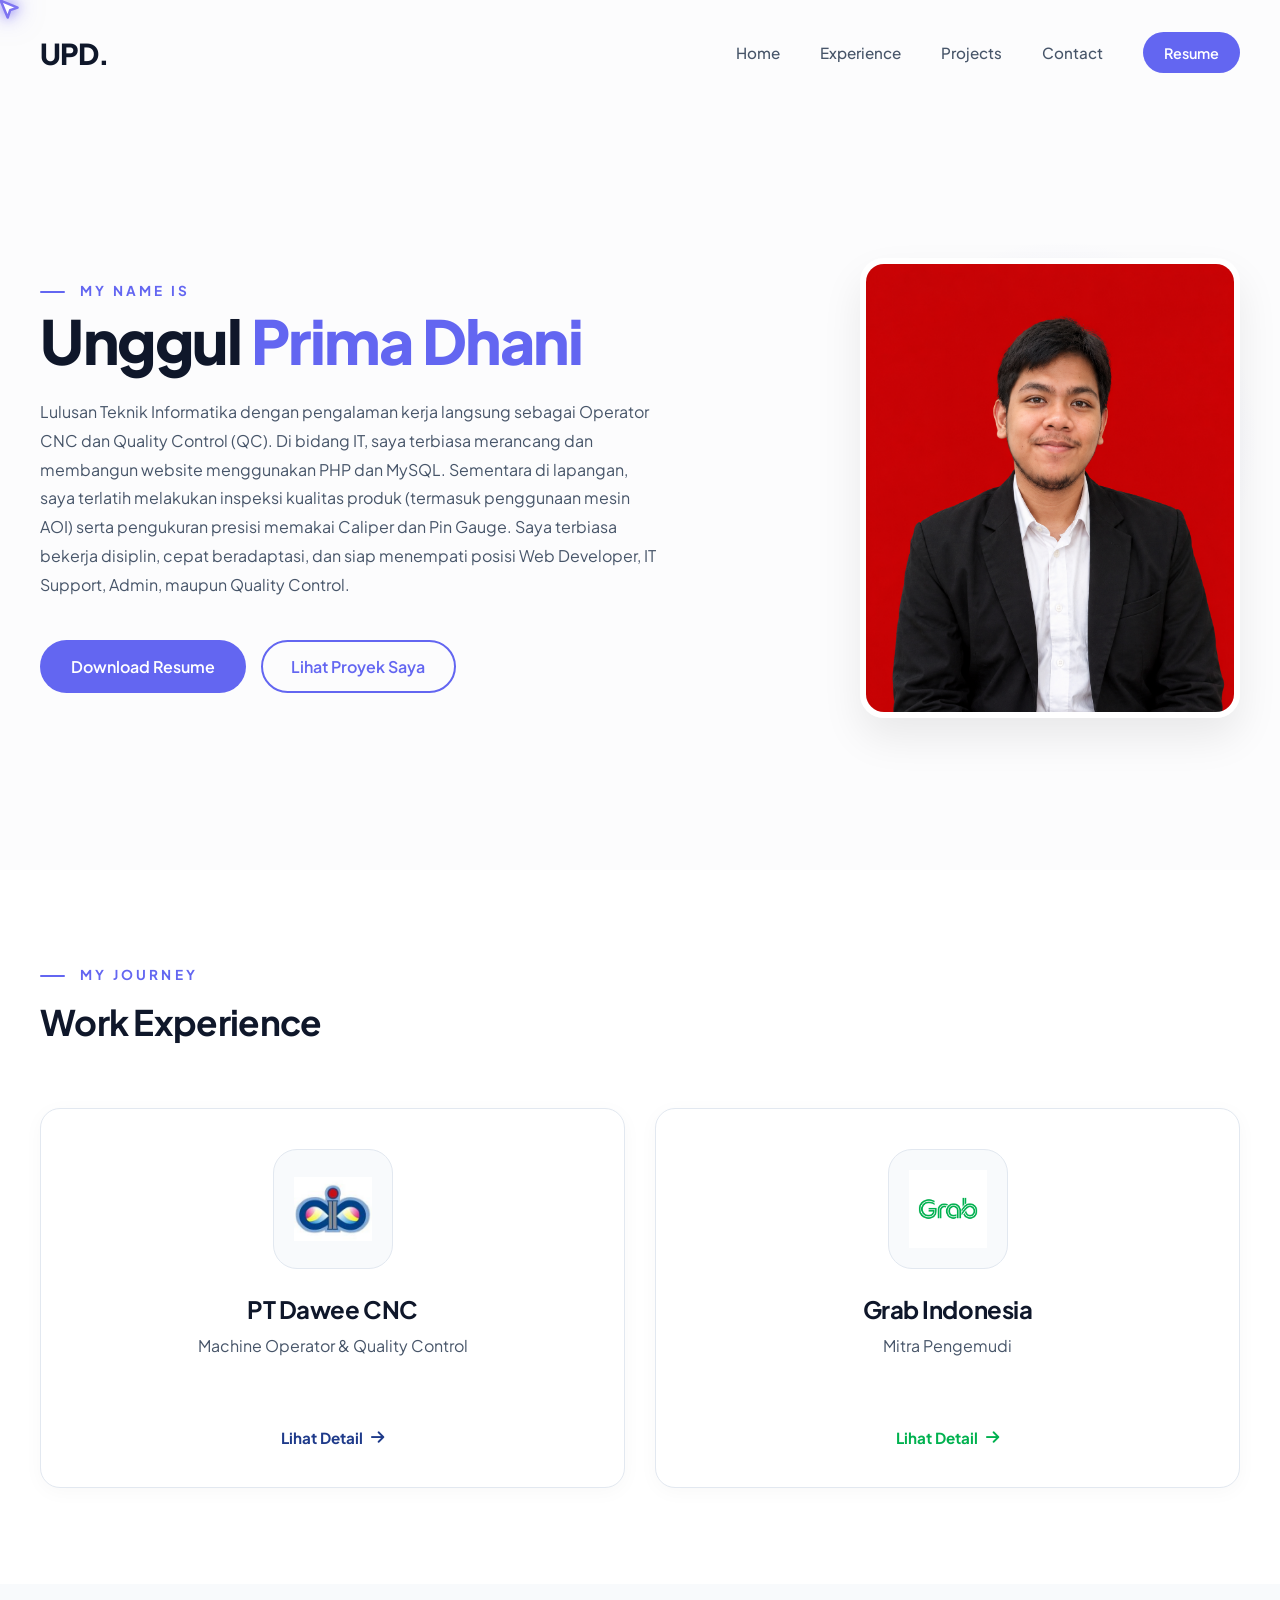
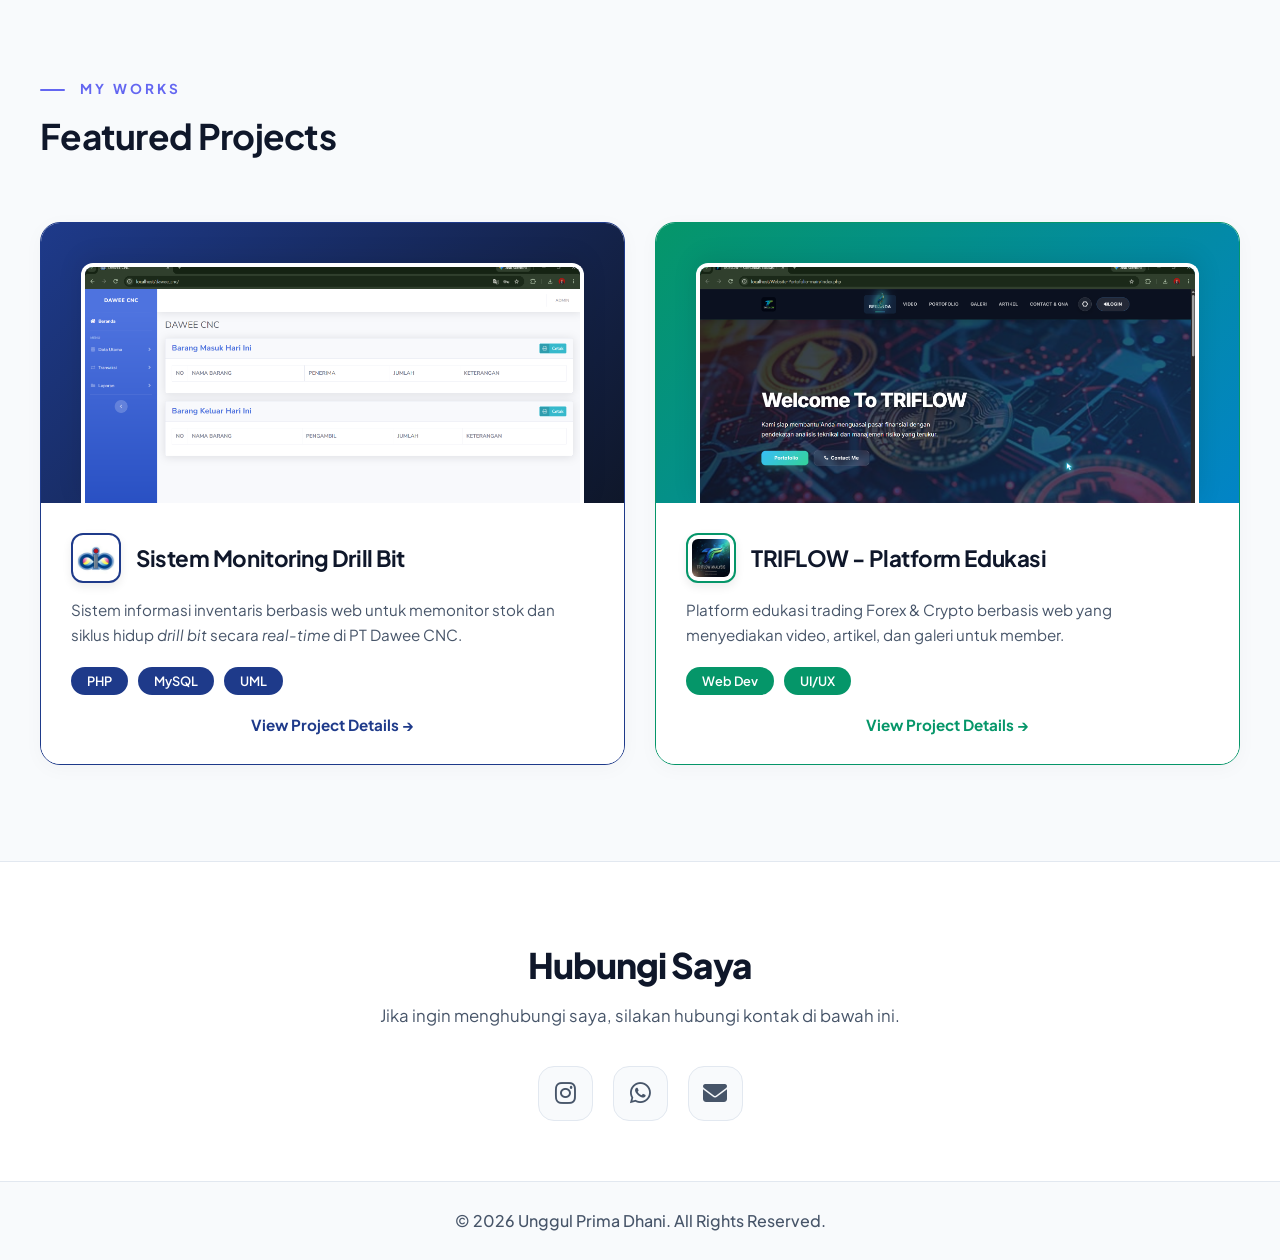
<file: index.html>
<!DOCTYPE html>
<html lang="en">
  <head>
    <meta charset="UTF-8" />
    <meta name="viewport" content="width=device-width, initial-scale=1.0" />
    <link rel="stylesheet" href="style.css" />
    <link rel="stylesheet" href="responsive.css" />
    <link rel="stylesheet" href="https://cdnjs.cloudflare.com/ajax/libs/font-awesome/6.4.0/css/all.min.css">
    <title>Unggul Prima Dhani | Portfolio</title>
    <link rel="icon" href="data:image/svg+xml,%3Csvg xmlns='http://www.w3.org/2000/svg' viewBox='0 0 100 100'%3E%3Crect width='100' height='100' rx='20' fill='%230f172a'/%3E%3Ctext x='50' y='55' font-family='monospace' font-size='32' font-weight='bold' fill='%2338bdf8' text-anchor='middle'%3EUPD%3C/text%3E%3Ccircle cx='50' cy='75' r='7' fill='%2338bdf8'%3E%3Canimate attributeName='opacity' values='1;0;1' dur='1s' repeatCount='indefinite' /%3E%3C/circle%3E%3C/svg%3E">
  </head>
  <body>
    <div id="custom-cursor"></div>

    <div id="imageModal" class="modal">
      <span class="close-modal">&times;</span>
      <img class="modal-content" id="zoomedImage">
    </div>

    <header>
      <div class="main-container">
        <div class="nav">
          <div class="logo"><a href="index.html">UPD.</a></div>
          <nav>
            <ul>
              <li><a href="#hero">Home</a></li>
              <li><a href="#experience">Experience</a></li>
              <li><a href="#projects">Projects</a></li>
              <li><a href="#contact">Contact</a></li>
              <li><a href="resume.pdf" target="_blank" class="btn-primary" style="padding: 0.6rem 1.2rem; font-size: 0.9rem;">Resume</a></li>
            </ul>
          </nav>
          <div class="burger"><div class="line-1"></div><div class="line-2"></div><div class="line-3"></div></div>
        </div>

        <section id="hero">
          <div class="hero-left">
            <h3 class="pre-title">My name is</h3>
            <h1 class="hero-name">Unggul <span>Prima Dhani</span></h1>
            <p>
              Lulusan Teknik Informatika dengan pengalaman kerja langsung sebagai Operator CNC dan Quality Control (QC). Di bidang IT, saya terbiasa merancang dan membangun website menggunakan PHP dan MySQL. Sementara di lapangan, saya terlatih melakukan inspeksi kualitas produk (termasuk penggunaan mesin AOI) serta pengukuran presisi memakai Caliper dan Pin Gauge. Saya terbiasa bekerja disiplin, cepat beradaptasi, dan siap menempati posisi Web Developer, IT Support, Admin, maupun Quality Control.
            </p>
            <div class="hero-buttons">
              <a href="resume.pdf" target="_blank" class="btn-primary">Download Resume</a>
              <a href="#projects" class="btn-primary btn-outline">Lihat Proyek Saya</a>
            </div>
          </div>
          <div class="hero-right">
            <img src="images/portfolios/pasfoto.png" alt="Foto Unggul Prima Dhani" class="profile-img zoomable">
          </div>
        </section>
      </div>
    </header>

    <section id="experience" style="padding: var(--sectionPadding); background-color: #ffffff;">
      <div class="main-container">
        <h3 class="pre-title">My Journey</h3>
        <h1 class="section-title">Work Experience</h1>
        <div class="grid-2-company">
          <a href="pekerjaan/dawee.html" class="company-card dawee-card">
            <div class="company-logo-wrapper"><img src="images/portfolios/dawee.jpg" alt="PT Dawee CNC Logo" class="company-logo" /></div>
            <div class="company-info">
              <h4>PT Dawee CNC</h4>
              <p>Machine Operator & Quality Control</p>
              <span class="view-detail-label">Lihat Detail <i class="fas fa-arrow-right"></i></span>
            </div>
          </a>
          <a href="pekerjaan/grab.html" class="company-card grab-card">
            <div class="company-logo-wrapper"><img src="images/portfolios/grab.png" alt="Grab Indonesia Logo" class="company-logo" /></div>
            <div class="company-info">
              <h4>Grab Indonesia</h4>
              <p>Mitra Pengemudi</p>
              <span class="view-detail-label">Lihat Detail <i class="fas fa-arrow-right"></i></span>
            </div>
          </a>
        </div>
      </div>
    </section>

    <section id="projects" style="padding: var(--sectionPadding); background-color: var(--secondaryBackgroundColor);">
      <div class="main-container">
        <h3 class="pre-title">My Works</h3>
        <h1 class="section-title">Featured Projects</h1>
        
        <div class="grid-2-company projects-grid">
          
          <!-- Proyek 1: Dawee -->
          <a href="proyek/dawee/" class="company-card project-card dawee-card" style="border-color: #1e3a8a;">
            <div class="project-img-container" style="background: linear-gradient(135deg, #1e3a8a 0%, #0f172a 100%);">
              <img src="proyek/dawee/gambar/dashboard-dawee.png" alt="Dashboard Drill Bit">
            </div>
            <div class="project-content">
              <div class="project-header">
                <img src="images/portfolios/dawee.jpg" alt="Logo Dawee" class="project-logo" style="border: 2px solid #1e3a8a;">
                <h4 class="project-title">Sistem Monitoring Drill Bit</h4>
              </div>
              <p class="project-desc">Sistem informasi inventaris berbasis web untuk memonitor stok dan siklus hidup <i>drill bit</i> secara <i>real-time</i> di PT Dawee CNC.</p>
              <div class="project-tags">
                <span class="tag" style="background-color: #1e3a8a;">PHP</span>
                <span class="tag" style="background-color: #1e3a8a;">MySQL</span>
                <span class="tag" style="background-color: #1e3a8a;">UML</span>
              </div>
              <span class="view-detail-label" style="color: #1e3a8a;">View Project Details &rarr;</span>
            </div>
          </a>

          <!-- Proyek 2: TRIFLOW -->
          <a href="proyek/triflow/" class="company-card project-card triflow-card" style="border-color: #059669;">
            <div class="project-img-container" style="background: linear-gradient(135deg, #059669 0%, #0284c7 100%);">
              <img src="proyek/triflow/gambar/Dashboard1.png" alt="Dashboard Triflow">
            </div>
            <div class="project-content">
              <div class="project-header">
                <img src="proyek/triflow/gambar/PROFIL_TRIFLOW.jpeg" alt="Logo Triflow" class="project-logo" style="object-fit: cover; border: 2px solid #059669;">
                <h4 class="project-title">TRIFLOW - Platform Edukasi</h4>
              </div>
              <p class="project-desc">Platform edukasi trading Forex & Crypto berbasis web yang menyediakan video, artikel, dan galeri untuk member.</p>
              <div class="project-tags">
                <span class="tag" style="background-color: #059669;">Web Dev</span>
                <span class="tag" style="background-color: #059669;">UI/UX</span>
              </div>
              <span class="view-detail-label" style="color: #059669;">View Project Details &rarr;</span>
            </div>
          </a>

        </div>
      </div>
    </section>

    <footer id="contact" class="main-footer">
      <div class="main-container footer-content">
        <h2>Hubungi Saya</h2>
        <p>Jika ingin menghubungi saya, silakan hubungi kontak di bawah ini.</p>
        <div class="contact-links">
          <a href="https://www.instagram.com/ungguldhani/" target="_blank" class="contact-btn instagram" title="Instagram"><i class="fab fa-instagram"></i></a>
          <a href="https://wa.me/6281949468689" target="_blank" class="contact-btn whatsapp" title="WhatsApp"><i class="fab fa-whatsapp"></i></a>
          <a href="mailto:unggulprimadhan@gmail.com" class="contact-btn email" title="Email"><i class="fas fa-envelope"></i></a>
        </div>
      </div>
      <div class="footer-bottom">
        <p>&#169; 2026 Unggul Prima Dhani. All Rights Reserved.</p>
      </div>
    </footer>

    <script>
      document.addEventListener("DOMContentLoaded", function() {
        const customCursor = document.getElementById('custom-cursor');
        const isMouse = window.matchMedia("(pointer: fine)").matches;
        if (customCursor && isMouse) {
          document.body.style.cursor = 'none';
          const interactiveEls = document.querySelectorAll('a, button, .company-card, .zoomable');
          interactiveEls.forEach(el => el.style.cursor = 'none');
          customCursor.style.display = 'block';
          let lastTrailTime = 0;
          document.addEventListener('mousemove', (e) => {
            requestAnimationFrame(() => {
              customCursor.style.left = e.clientX + 'px';
              customCursor.style.top = e.clientY + 'px';
            });
            const now = Date.now();
            if (now - lastTrailTime > 30) {
              createTrail(e.clientX, e.clientY, '#7e74f1');
              lastTrailTime = now;
            }
          });
        }

        function createTrail(x, y, color) {
          const particle = document.createElement('div');
          particle.classList.add('trail-particle');
          particle.style.left = x + 'px';
          particle.style.top = y + 'px';
          particle.style.backgroundColor = color;
          particle.style.boxShadow = `0 0 10px ${color}`;
          document.body.appendChild(particle);
          setTimeout(() => { particle.remove(); }, 1000);
        }

        const modal = document.getElementById("imageModal");
        const modalImg = document.getElementById("zoomedImage");
        const closeBtn = document.querySelector(".close-modal");
        const images = document.querySelectorAll(".zoomable");

        images.forEach(img => {
          img.addEventListener("click", function() {
            modal.style.display = "block";
            modalImg.src = this.src;
            if (customCursor) customCursor.style.display = "none";
            document.body.style.cursor = "zoom-out";
          });
        });

        closeBtn.addEventListener("click", function() {
          modal.style.display = "none";
          if (customCursor && isMouse) {
            customCursor.style.display = "block";
            document.body.style.cursor = "none";
          }
        });

        modal.addEventListener("click", function(e) {
          if (e.target === modal) {
            modal.style.display = "none";
            if (customCursor && isMouse) {
              customCursor.style.display = "block";
              document.body.style.cursor = "none";
            }
          }
        });
      });
    </script>
  </body>
</html>
</file>
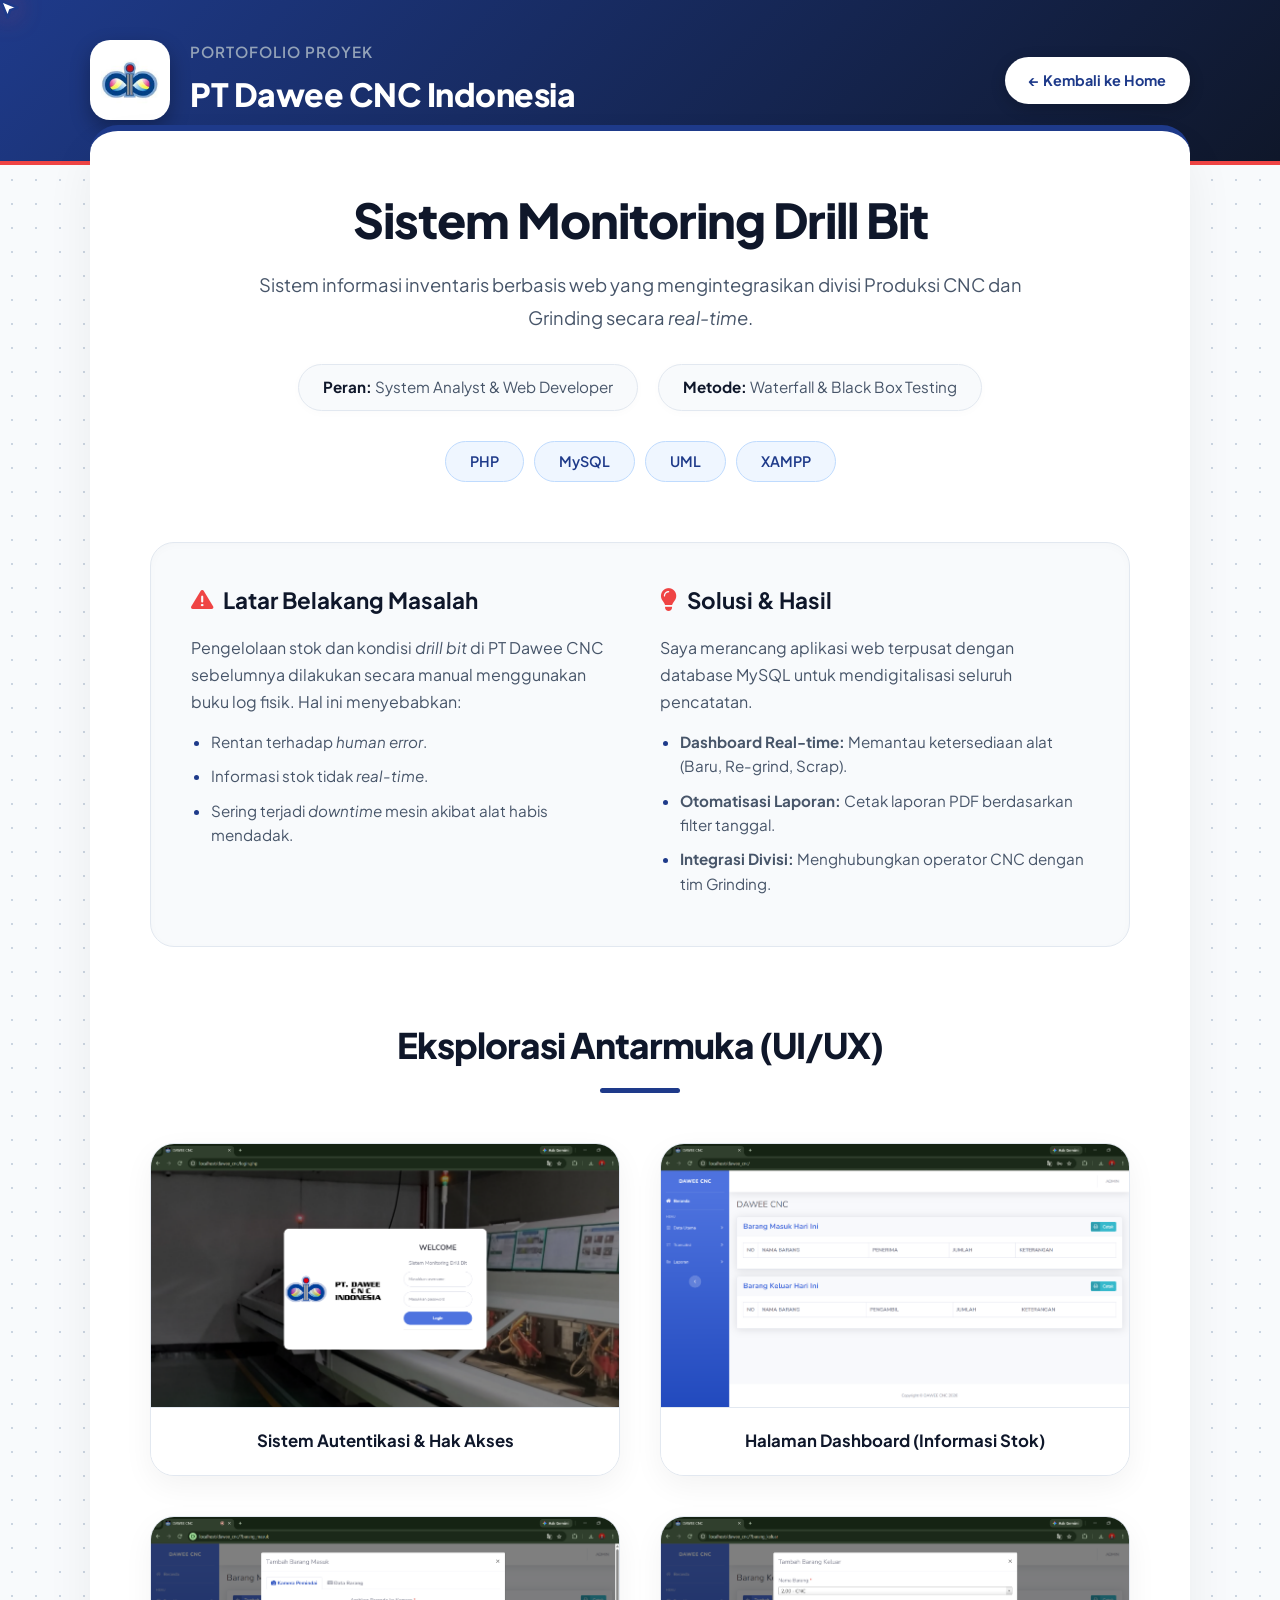
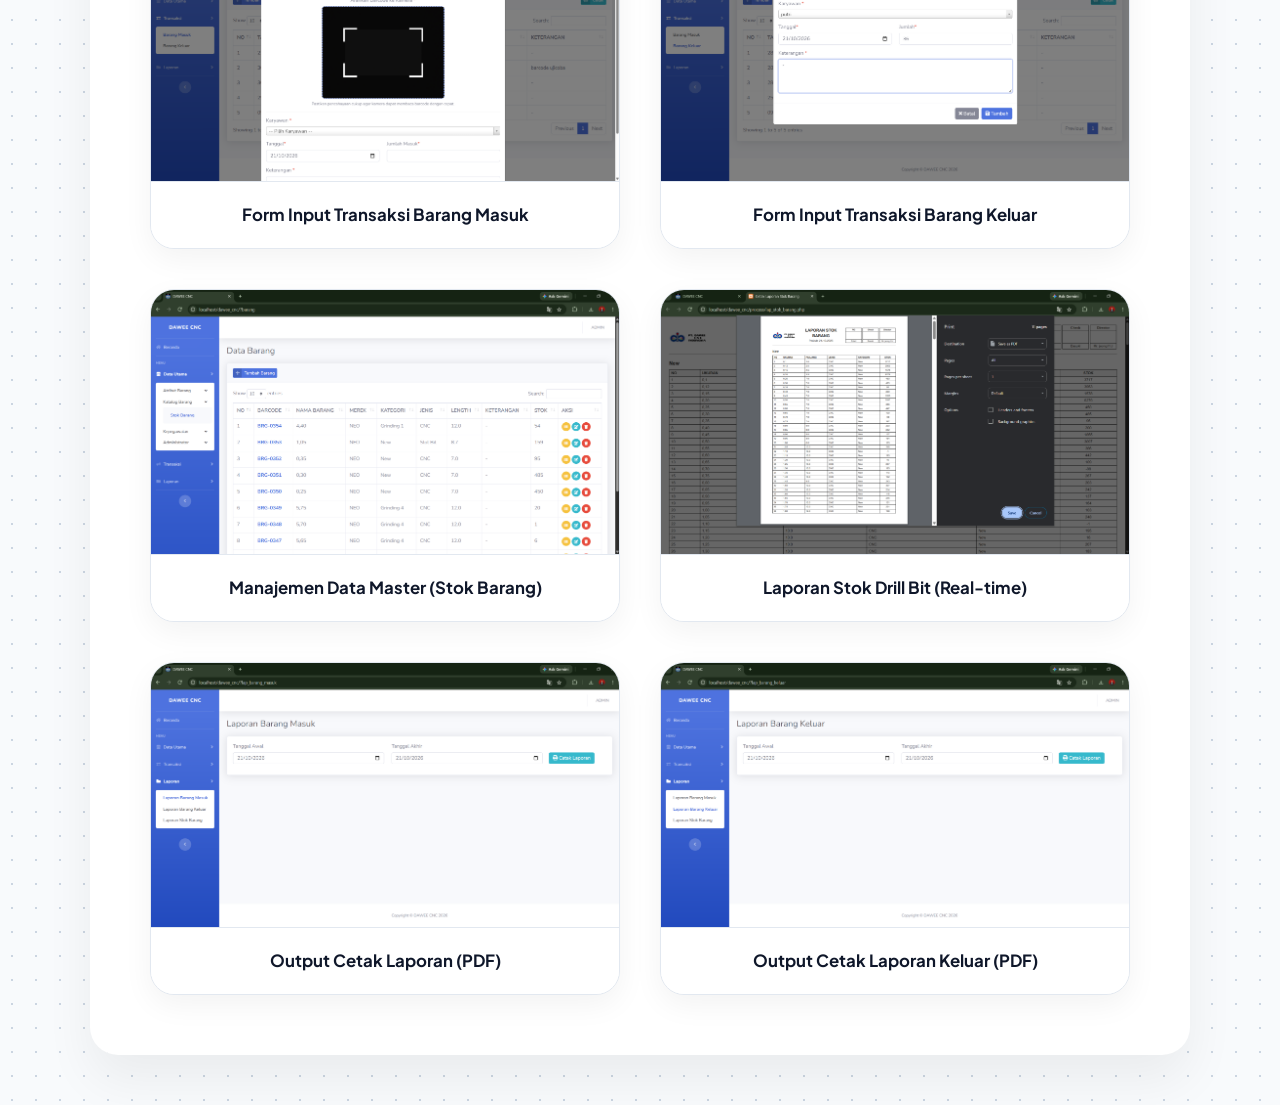
<file: proyek/dawee/index.html>
<!DOCTYPE html>
<html lang="en">
<head>
    <meta charset="UTF-8">
    <meta name="viewport" content="width=device-width, initial-scale=1.0">
    <title>Detail Proyek - Sistem Monitoring Drill Bit</title>
    <link rel="stylesheet" href="https://cdnjs.cloudflare.com/ajax/libs/font-awesome/6.4.0/css/all.min.css">
    <link href="https://fonts.googleapis.com/css2?family=Plus+Jakarta+Sans:wght@300;400;500;600;700;800&display=swap" rel="stylesheet">
    <link rel="icon" href="data:image/svg+xml,%3Csvg xmlns='http://www.w3.org/2000/svg' viewBox='0 0 100 100'%3E%3Crect width='100' height='100' rx='20' fill='%230f172a'/%3E%3Ctext x='50' y='55' font-family='monospace' font-size='32' font-weight='bold' fill='%2338bdf8' text-anchor='middle'%3EUPD%3C/text%3E%3Ccircle cx='50' cy='75' r='7' fill='%2338bdf8'%3E%3Canimate attributeName='opacity' values='1;0;1' dur='1s' repeatCount='indefinite' /%3E%3C/circle%3E%3C/svg%3E">
    <style>
        :root { --primary: #1e3a8a; --accent: #ef4444; --dark: #0f172a; --text: #475569; --bg-color: #f8fafc; --card-bg: #ffffff; --border: #e2e8f0; }
        * { box-sizing: border-box; margin: 0; padding: 0; }
        body { font-family: 'Plus Jakarta Sans', 'Segoe UI', sans-serif; line-height: 1.6; color: var(--text); background-color: var(--bg-color); background-image: radial-gradient(#cbd5e1 1px, transparent 1px); background-size: 24px 24px; padding-bottom: 50px; cursor: default; }
        .header-banner { background: linear-gradient(135deg, #1e3a8a 0%, #0f172a 100%); padding: 40px 20px; position: relative; overflow: hidden; border-bottom: 4px solid var(--accent); }
        .header-content { max-width: 1100px; margin: 0 auto; display: flex; align-items: center; justify-content: space-between; position: relative; z-index: 2; }
        .profile-section { display: flex; align-items: center; gap: 20px; }
        .profile-logo { width: 80px; height: 80px; border-radius: 20px; object-fit: contain; background: #fff; padding: 8px; box-shadow: 0 8px 20px rgba(0,0,0,0.3); border: 3px solid rgba(255,255,255,0.9); }
        .profile-text h4 { color: #94a3b8; font-size: 0.95rem; font-weight: 600; margin-bottom: 5px; text-transform: uppercase; letter-spacing: 1px; }
        .profile-text h1 { color: #ffffff; font-size: 2rem; font-weight: 800; letter-spacing: -0.5px; }
        .back-btn { text-decoration: none; color: var(--primary); font-weight: 700; font-size: 0.9rem; background: #ffffff; padding: 12px 24px; border-radius: 50px; transition: all 0.3s ease; box-shadow: 0 4px 15px rgba(0,0,0,0.2); }
        .back-btn:hover { background: var(--accent); color: white; transform: translateY(-3px); box-shadow: 0 8px 25px rgba(239, 68, 68, 0.4); }
        .container { max-width: 1100px; margin: -40px auto 0; background: var(--card-bg); padding: 60px; border-radius: 28px; box-shadow: 0 25px 50px rgba(0,0,0,0.06); position: relative; z-index: 10; border-top: 6px solid var(--primary); }
        .project-hero { text-align: center; margin-bottom: 60px; }
        .project-title { font-size: 3rem; color: var(--dark); line-height: 1.2; margin-bottom: 20px; font-weight: 800; letter-spacing: -1px; }
        .project-desc { font-size: 1.15rem; margin-bottom: 30px; max-width: 800px; margin-left: auto; margin-right: auto; line-height: 1.8; }
        .meta-info { display: flex; justify-content: center; gap: 20px; margin-bottom: 30px; flex-wrap: wrap; }
        .meta-item { font-size: 0.95rem; background: #f8fafc; padding: 10px 24px; border-radius: 50px; border: 1px solid var(--border); box-shadow: 0 2px 10px rgba(0,0,0,0.02); }
        .meta-item strong { color: var(--dark); font-weight: 700; }
        .tags { display: flex; flex-wrap: wrap; justify-content: center; gap: 10px; }
        .tag { background: #eff6ff; color: var(--primary); padding: 8px 24px; border-radius: 50px; font-weight: 600; font-size: 0.9rem; border: 1px solid #bfdbfe; }
        .case-study { display: grid; grid-template-columns: 1fr 1fr; gap: 40px; margin-bottom: 70px; padding: 40px; background: #f8fafc; border-radius: 24px; border: 1px solid var(--border); box-shadow: inset 0 2px 10px rgba(0,0,0,0.02); }
        .case-box h2 { color: var(--dark); font-size: 1.4rem; margin-bottom: 15px; font-weight: 700; display: flex; align-items: center; gap: 10px; }
        .case-box h2 i { color: var(--accent); }
        .case-box p { font-size: 1rem; margin-bottom: 15px; line-height: 1.7; }
        .case-box ul { padding-left: 20px; }
        .case-box li { margin-bottom: 10px; font-size: 0.95rem; }
        .case-box li::marker { color: var(--primary); font-weight: bold; }
        .section-title { text-align: center; color: var(--dark); font-size: 2.2rem; margin-bottom: 50px; position: relative; font-weight: 800; letter-spacing: -1px; }
        .section-title::after { content: ''; display: block; width: 80px; height: 5px; background: var(--primary); margin: 15px auto 0; border-radius: 5px; }
        .gallery-grid { display: grid; grid-template-columns: repeat(auto-fit, minmax(400px, 1fr)); gap: 40px; }
        .gallery-item { background: #ffffff; border: 1px solid var(--border); border-radius: 24px; overflow: hidden; box-shadow: 0 10px 30px rgba(0, 0, 0, 0.05); transition: all 0.4s cubic-bezier(0.175, 0.885, 0.32, 1.275); cursor: pointer; position: relative; }
        .gallery-item:hover { transform: translateY(-8px); box-shadow: 0 25px 50px rgba(30, 58, 138, 0.15), 0 0 0 2px rgba(30, 58, 138, 0.5); border-color: transparent; }
        .gallery-img-wrapper { overflow: hidden; width: 100%; border-bottom: 1px solid var(--border); }
        .gallery-item img { width: 100%; height: auto; display: block; transition: transform 0.6s ease; }
        .gallery-item:hover img { transform: scale(1.03); }
        .gallery-caption { padding: 20px; text-align: center; font-weight: 700; color: var(--dark); background: #fff; position: relative; z-index: 3; font-size: 1.05rem; }

        #custom-cursor { position: fixed; top: 0; left: 0; width: 24px; height: 24px; pointer-events: none; z-index: 99999; background-image: url('data:image/svg+xml;utf8,<svg xmlns="http://www.w3.org/2000/svg" width="32" height="32" viewBox="0 0 24 24" fill="white" stroke="%231e3a8a" stroke-width="2.5" stroke-linecap="round" stroke-linejoin="round"><path d="M3 3l7.07 16.97 2.51-7.39 7.39-2.51L3 3z"/></svg>'); background-size: cover; background-repeat: no-repeat; transform: translate(-10%, -10%); filter: drop-shadow(0px 0px 6px rgba(30, 58, 138, 0.9)) drop-shadow(0px 0px 12px rgba(239, 68, 68, 0.4)); display: none; }
        .trail-particle { position: fixed; width: 10px; height: 10px; border-radius: 50%; pointer-events: none; z-index: 99998; transform: translate(-50%, -50%); animation: fadeOutTrail 1s linear forwards; }
        @keyframes fadeOutTrail { 0% { opacity: 0.8; transform: translate(-50%, -50%) scale(1); } 100% { opacity: 0; transform: translate(-50%, -50%) scale(0); } }

        .modal { display: none; position: fixed; z-index: 100000; left: 0; top: 0; width: 100%; height: 100%; background-color: rgba(15,23,42,0.9); backdrop-filter: blur(8px); cursor: zoom-out; }
        .modal-content { margin: auto; display: block; max-width: 90%; max-height: 85vh; margin-top: 5vh; border-radius: 12px; box-shadow: 0 25px 50px rgba(0,0,0,0.5); animation: zoomIn 0.3s ease; }
        @keyframes zoomIn { from {transform: scale(0.9); opacity: 0;} to {transform: scale(1); opacity: 1;} }
        .close-modal { position: absolute; top: 20px; right: 40px; color: #ffffff; font-size: 50px; font-weight: 300; transition: 0.3s; cursor: pointer; }
        .close-modal:hover { color: #ef4444; transform: scale(1.1) rotate(90deg); }

        @media (max-width: 900px) { .case-study { grid-template-columns: 1fr; padding: 30px; } .header-content { flex-direction: column; text-align: center; gap: 25px; } .profile-section { flex-direction: column; } .meta-info { flex-direction: column; gap: 10px; align-items: center; } }
        @media (max-width: 768px) { .container { padding: 30px 20px; margin: -30px 15px 0; border-radius: 20px; } .project-title { font-size: 2rem; } .gallery-grid { grid-template-columns: 1fr; gap: 25px; } }
    </style>
</head>
<body>
    <div id="custom-cursor"></div>

    <div id="imageModal" class="modal">
        <span class="close-modal">&times;</span>
        <img class="modal-content" id="zoomedImage">
    </div>

    <header class="header-banner">
        <div class="header-content">
            <div class="profile-section">
                <img src="../../images/portfolios/dawee.jpg" alt="Logo PT Dawee CNC" class="profile-logo">
                <div class="profile-text">
                    <h4>Portofolio Proyek</h4>
                    <h1>PT Dawee CNC Indonesia</h1>
                </div>
            </div>
            <a href="../../index.html#projects" class="back-btn">&larr; Kembali ke Home</a>
        </div>
    </header>

    <div class="container">
        <section class="project-hero">
            <h1 class="project-title">Sistem Monitoring Drill Bit</h1>
            <p class="project-desc">Sistem informasi inventaris berbasis web yang mengintegrasikan divisi Produksi CNC dan Grinding secara <i>real-time</i>.</p>
            <div class="meta-info">
                <div class="meta-item"><strong>Peran:</strong> System Analyst & Web Developer</div>
                <div class="meta-item"><strong>Metode:</strong> Waterfall & Black Box Testing</div>
            </div>
            <div class="tags"><span class="tag">PHP</span><span class="tag">MySQL</span><span class="tag">UML</span><span class="tag">XAMPP</span></div>
        </section>

        <section class="case-study">
            <div class="case-box">
                <h2><i class="fas fa-exclamation-triangle"></i> Latar Belakang Masalah</h2>
                <p>Pengelolaan stok dan kondisi <i>drill bit</i> di PT Dawee CNC sebelumnya dilakukan secara manual menggunakan buku log fisik. Hal ini menyebabkan:</p>
                <ul><li>Rentan terhadap <i>human error</i>.</li><li>Informasi stok tidak <i>real-time</i>.</li><li>Sering terjadi <i>downtime</i> mesin akibat alat habis mendadak.</li></ul>
            </div>
            <div class="case-box">
                <h2><i class="fas fa-lightbulb"></i> Solusi & Hasil</h2>
                <p>Saya merancang aplikasi web terpusat dengan database MySQL untuk mendigitalisasi seluruh pencatatan.</p>
                <ul><li><b>Dashboard Real-time:</b> Memantau ketersediaan alat (Baru, Re-grind, Scrap).</li><li><b>Otomatisasi Laporan:</b> Cetak laporan PDF berdasarkan filter tanggal.</li><li><b>Integrasi Divisi:</b> Menghubungkan operator CNC dengan tim Grinding.</li></ul>
            </div>
        </section>

        <h2 class="section-title">Eksplorasi Antarmuka (UI/UX)</h2>
        <div class="gallery-grid">
            <div class="gallery-item"><div class="gallery-img-wrapper"><img src="gambar/login.png" alt="Halaman Login" class="zoomable"></div><div class="gallery-caption">Sistem Autentikasi & Hak Akses</div></div>
            <!-- GAMBAR SUDAH DIGANTI JADI dashboard-dawee.png -->
            <div class="gallery-item"><div class="gallery-img-wrapper"><img src="gambar/dashboard-dawee.png" alt="Dashboard" class="zoomable"></div><div class="gallery-caption">Halaman Dashboard (Informasi Stok)</div></div>
            <div class="gallery-item"><div class="gallery-img-wrapper"><img src="gambar/barangmasuk.png" alt="Form Barang Masuk" class="zoomable"></div><div class="gallery-caption">Form Input Transaksi Barang Masuk</div></div>
            <div class="gallery-item"><div class="gallery-img-wrapper"><img src="gambar/barangkeluar.png" alt="Form Barang Keluar" class="zoomable"></div><div class="gallery-caption">Form Input Transaksi Barang Keluar</div></div>
            <div class="gallery-item"><div class="gallery-img-wrapper"><img src="gambar/stokbarang.png" alt="Manajemen Stok" class="zoomable"></div><div class="gallery-caption">Manajemen Data Master (Stok Barang)</div></div>
            <div class="gallery-item"><div class="gallery-img-wrapper"><img src="gambar/lapstokbarang.png" alt="Laporan Stok" class="zoomable"></div><div class="gallery-caption">Laporan Stok Drill Bit (Real-time)</div></div>
            <div class="gallery-item"><div class="gallery-img-wrapper"><img src="gambar/lapbarangmasuk.png" alt="Laporan Barang Masuk PDF" class="zoomable"></div><div class="gallery-caption">Output Cetak Laporan (PDF)</div></div>
            <div class="gallery-item"><div class="gallery-img-wrapper"><img src="gambar/lapbarangkeluar.png" alt="Laporan Barang Keluar PDF" class="zoomable"></div><div class="gallery-caption">Output Cetak Laporan Keluar (PDF)</div></div>
        </div>
    </div>

    <script>
        document.addEventListener("DOMContentLoaded", function() {
            const customCursor = document.getElementById('custom-cursor');
            const isMouse = window.matchMedia("(pointer: fine)").matches;
            if (customCursor && isMouse) {
                document.body.style.cursor = 'none';
                const interactiveEls = document.querySelectorAll('a, button, .gallery-item');
                interactiveEls.forEach(el => el.style.cursor = 'none');
                customCursor.style.display = 'block';
                let lastTrailTime = 0;
                document.addEventListener('mousemove', (e) => {
                    requestAnimationFrame(() => {
                        customCursor.style.left = e.clientX + 'px';
                        customCursor.style.top = e.clientY + 'px';
                    });
                    const now = Date.now();
                    if (now - lastTrailTime > 30) {
                        createTrail(e.clientX, e.clientY, '#1e3a8a');
                        lastTrailTime = now;
                    }
                });
            }
            function createTrail(x, y, color) {
                const particle = document.createElement('div');
                particle.classList.add('trail-particle');
                particle.style.left = x + 'px';
                particle.style.top = y + 'px';
                particle.style.backgroundColor = color;
                particle.style.boxShadow = `0 0 10px ${color}`;
                document.body.appendChild(particle);
                setTimeout(() => { particle.remove(); }, 1000);
            }
            const modal = document.getElementById("imageModal");
            const modalImg = document.getElementById("zoomedImage");
            const closeBtn = document.querySelector(".close-modal");
            const images = document.querySelectorAll(".zoomable");
            images.forEach(img => {
                img.addEventListener("click", function() {
                    modal.style.display = "block";
                    modalImg.src = this.src;
                    if (customCursor) customCursor.style.display = "none";
                    document.body.style.cursor = "zoom-out"; 
                });
            });
            closeBtn.addEventListener("click", function() {
                modal.style.display = "none";
                if (customCursor && isMouse) {
                    customCursor.style.display = "block";
                    document.body.style.cursor = "none";
                }
            });
            modal.addEventListener("click", function(e) {
                if (e.target === modal) {
                    modal.style.display = "none";
                    if (customCursor && isMouse) {
                        customCursor.style.display = "block";
                        document.body.style.cursor = "none";
                    }
                }
            });
        });
    </script>
</body>
</html>
</file>
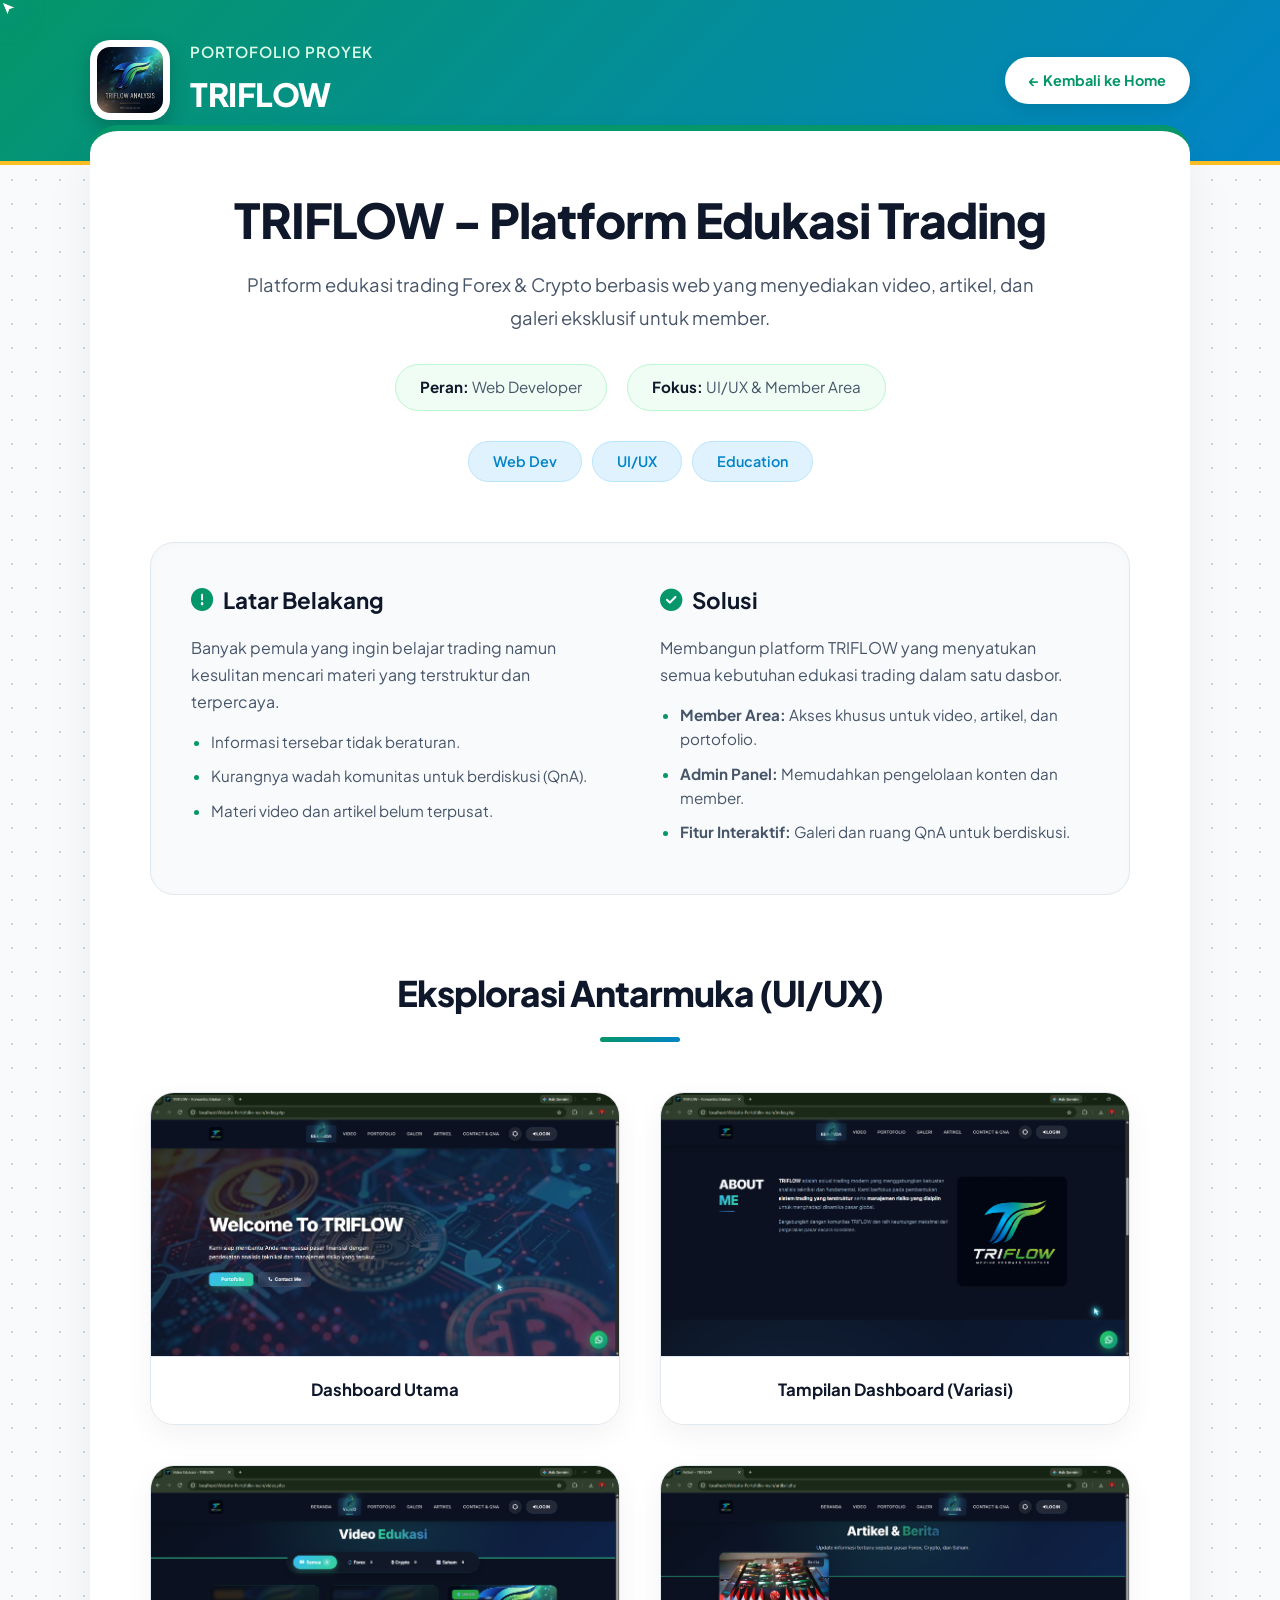
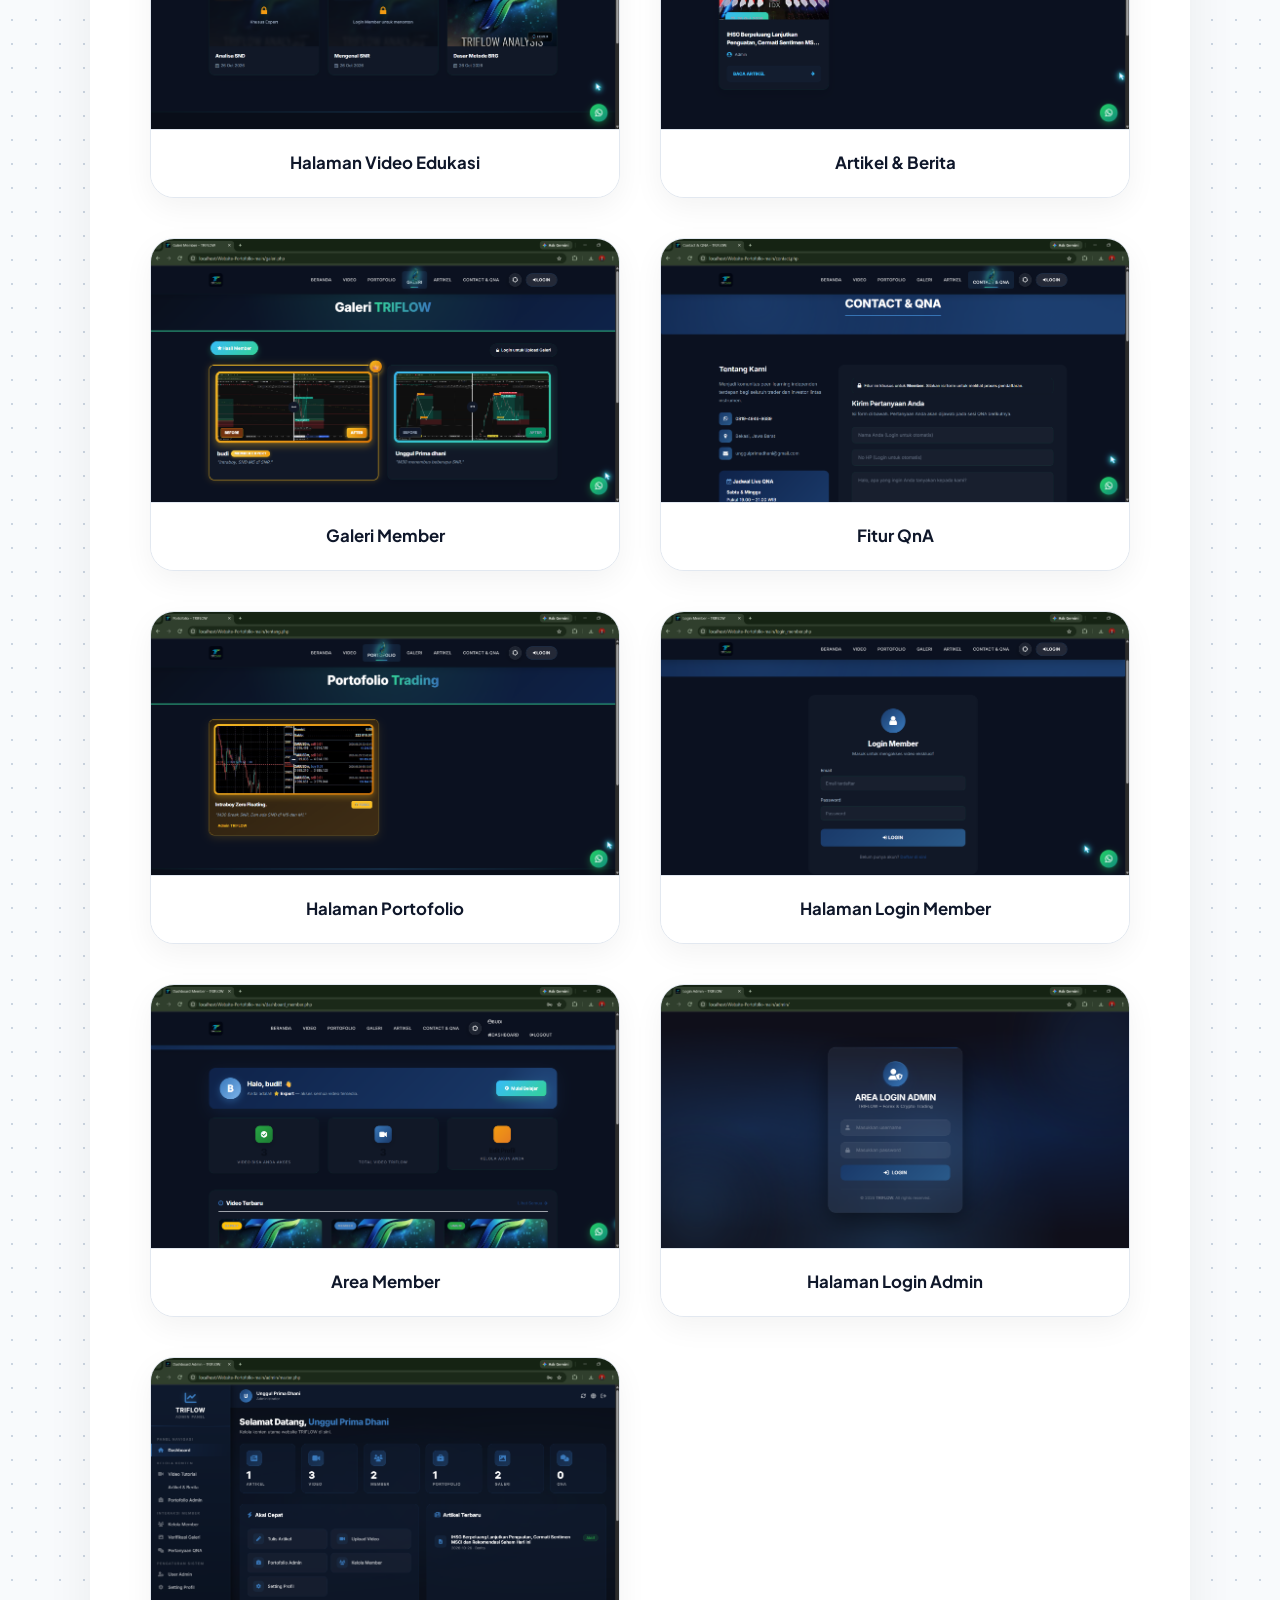
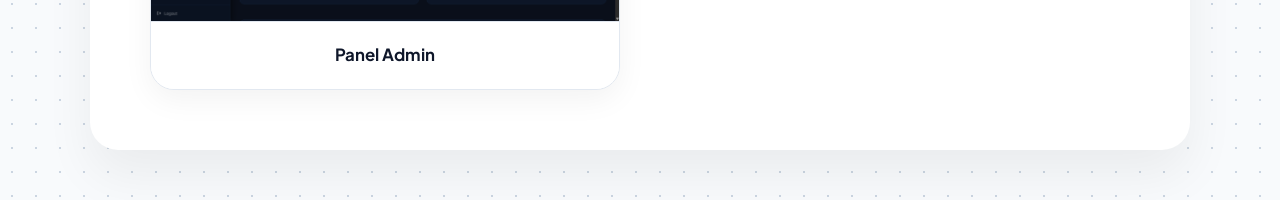
<file: proyek/triflow/index.html>
<!DOCTYPE html>
<html lang="en">
<head>
    <meta charset="UTF-8">
    <meta name="viewport" content="width=device-width, initial-scale=1.0">
    <title>Detail Proyek - TRIFLOW</title>
    <link rel="stylesheet" href="https://cdnjs.cloudflare.com/ajax/libs/font-awesome/6.4.0/css/all.min.css">
    <link href="https://fonts.googleapis.com/css2?family=Plus+Jakarta+Sans:wght@300;400;500;600;700;800&display=swap" rel="stylesheet">
    <link rel="icon" href="data:image/svg+xml,%3Csvg xmlns='http://www.w3.org/2000/svg' viewBox='0 0 100 100'%3E%3Crect width='100' height='100' rx='20' fill='%230f172a'/%3E%3Ctext x='50' y='55' font-family='monospace' font-size='32' font-weight='bold' fill='%2338bdf8' text-anchor='middle'%3EUPD%3C/text%3E%3Ccircle cx='50' cy='75' r='7' fill='%2338bdf8'%3E%3Canimate attributeName='opacity' values='1;0;1' dur='1s' repeatCount='indefinite' /%3E%3C/circle%3E%3C/svg%3E">
    <style>
        :root { --primary: #059669; --secondary: #0284c7; --dark: #0f172a; --text: #475569; --bg-color: #f8fafc; --card-bg: #ffffff; --border: #e2e8f0; }
        * { box-sizing: border-box; margin: 0; padding: 0; }
        body { font-family: 'Plus Jakarta Sans', 'Segoe UI', sans-serif; line-height: 1.6; color: var(--text); background-color: var(--bg-color); background-image: radial-gradient(#cbd5e1 1px, transparent 1px); background-size: 24px 24px; padding-bottom: 50px; cursor: default; }
        .header-banner { background: linear-gradient(135deg, #059669 0%, #0284c7 100%); padding: 40px 20px; position: relative; overflow: hidden; border-bottom: 4px solid #fbbf24; }
        .header-content { max-width: 1100px; margin: 0 auto; display: flex; align-items: center; justify-content: space-between; position: relative; z-index: 2; }
        .profile-section { display: flex; align-items: center; gap: 20px; }
        .profile-logo { width: 80px; height: 80px; border-radius: 20px; object-fit: cover; background: #fff; padding: 4px; box-shadow: 0 8px 20px rgba(0,0,0,0.2); border: 3px solid rgba(255,255,255,0.9); }
        .profile-text h4 { color: #dcfce7; font-size: 0.95rem; font-weight: 600; margin-bottom: 5px; text-transform: uppercase; letter-spacing: 1px; }
        .profile-text h1 { color: #ffffff; font-size: 2rem; font-weight: 800; letter-spacing: -0.5px; }
        .back-btn { text-decoration: none; color: var(--primary); font-weight: 700; font-size: 0.9rem; background: #ffffff; padding: 12px 24px; border-radius: 50px; transition: all 0.3s ease; box-shadow: 0 4px 15px rgba(0,0,0,0.1); }
        .back-btn:hover { background: var(--dark); color: white; transform: translateY(-3px); box-shadow: 0 8px 25px rgba(15, 23, 42, 0.3); }
        .container { max-width: 1100px; margin: -40px auto 0; background: var(--card-bg); padding: 60px; border-radius: 28px; box-shadow: 0 25px 50px rgba(0,0,0,0.06); position: relative; z-index: 10; border-top: 6px solid var(--primary); }
        .project-hero { text-align: center; margin-bottom: 60px; }
        .project-title { font-size: 3rem; color: var(--dark); line-height: 1.2; margin-bottom: 20px; font-weight: 800; letter-spacing: -1px; }
        .project-desc { font-size: 1.15rem; margin-bottom: 30px; max-width: 800px; margin-left: auto; margin-right: auto; line-height: 1.8; }
        .meta-info { display: flex; justify-content: center; gap: 20px; margin-bottom: 30px; flex-wrap: wrap; }
        .meta-item { font-size: 0.95rem; background: #f0fdf4; padding: 10px 24px; border-radius: 50px; border: 1px solid #bbf7d0; box-shadow: 0 2px 10px rgba(0,0,0,0.02); }
        .meta-item strong { color: var(--dark); font-weight: 700; }
        .tags { display: flex; flex-wrap: wrap; justify-content: center; gap: 10px; }
        .tag { background: #e0f2fe; color: var(--secondary); padding: 8px 24px; border-radius: 50px; font-weight: 600; font-size: 0.9rem; border: 1px solid #bae6fd; }
        .case-study { display: grid; grid-template-columns: 1fr 1fr; gap: 40px; margin-bottom: 70px; padding: 40px; background: #f8fafc; border-radius: 24px; border: 1px solid var(--border); box-shadow: inset 0 2px 10px rgba(0,0,0,0.02); }
        .case-box h2 { color: var(--dark); font-size: 1.4rem; margin-bottom: 15px; font-weight: 700; display: flex; align-items: center; gap: 10px; }
        .case-box h2 i { color: var(--primary); }
        .case-box p { font-size: 1rem; margin-bottom: 15px; line-height: 1.7; }
        .case-box ul { padding-left: 20px; }
        .case-box li { margin-bottom: 10px; font-size: 0.95rem; }
        .case-box li::marker { color: var(--primary); font-weight: bold; }
        .section-title { text-align: center; color: var(--dark); font-size: 2.2rem; margin-bottom: 50px; position: relative; font-weight: 800; letter-spacing: -1px; }
        .section-title::after { content: ''; display: block; width: 80px; height: 5px; background: linear-gradient(90deg, var(--primary), var(--secondary)); margin: 15px auto 0; border-radius: 5px; }
        .gallery-grid { display: grid; grid-template-columns: repeat(auto-fit, minmax(400px, 1fr)); gap: 40px; }
        .gallery-item { background: #ffffff; border: 1px solid var(--border); border-radius: 24px; overflow: hidden; box-shadow: 0 10px 30px rgba(0, 0, 0, 0.05); transition: all 0.4s cubic-bezier(0.175, 0.885, 0.32, 1.275); cursor: pointer; position: relative; }
        .gallery-item:hover { transform: translateY(-8px); box-shadow: 0 25px 50px rgba(5, 150, 105, 0.15), 0 0 0 2px rgba(5, 150, 105, 0.5); border-color: transparent; }
        .gallery-img-wrapper { overflow: hidden; width: 100%; border-bottom: 1px solid var(--border); }
        .gallery-item img { width: 100%; height: auto; display: block; transition: transform 0.6s ease; }
        .gallery-item:hover img { transform: scale(1.03); }
        .gallery-caption { padding: 20px; text-align: center; font-weight: 700; color: var(--dark); background: #fff; position: relative; z-index: 3; font-size: 1.05rem; }

        #custom-cursor { position: fixed; top: 0; left: 0; width: 24px; height: 24px; pointer-events: none; z-index: 99999; background-image: url('data:image/svg+xml;utf8,<svg xmlns="http://www.w3.org/2000/svg" width="32" height="32" viewBox="0 0 24 24" fill="white" stroke="%23059669" stroke-width="2.5" stroke-linecap="round" stroke-linejoin="round"><path d="M3 3l7.07 16.97 2.51-7.39 7.39-2.51L3 3z"/></svg>'); background-size: cover; background-repeat: no-repeat; transform: translate(-10%, -10%); filter: drop-shadow(0px 0px 6px rgba(5, 150, 105, 0.9)) drop-shadow(0px 0px 12px rgba(2, 132, 199, 0.5)); display: none; }
        .trail-particle { position: fixed; width: 10px; height: 10px; border-radius: 50%; pointer-events: none; z-index: 99998; transform: translate(-50%, -50%); animation: fadeOutTrail 1s linear forwards; }
        @keyframes fadeOutTrail { 0% { opacity: 0.8; transform: translate(-50%, -50%) scale(1); } 100% { opacity: 0; transform: translate(-50%, -50%) scale(0); } }

        .modal { display: none; position: fixed; z-index: 100000; left: 0; top: 0; width: 100%; height: 100%; background-color: rgba(15,23,42,0.9); backdrop-filter: blur(8px); cursor: zoom-out; }
        .modal-content { margin: auto; display: block; max-width: 90%; max-height: 85vh; margin-top: 5vh; border-radius: 12px; box-shadow: 0 25px 50px rgba(0,0,0,0.5); animation: zoomIn 0.3s ease; }
        @keyframes zoomIn { from {transform: scale(0.9); opacity: 0;} to {transform: scale(1); opacity: 1;} }
        .close-modal { position: absolute; top: 20px; right: 40px; color: #ffffff; font-size: 50px; font-weight: 300; transition: 0.3s; cursor: pointer; }
        .close-modal:hover { color: #ef4444; transform: scale(1.1) rotate(90deg); }

        @media (max-width: 900px) { .case-study { grid-template-columns: 1fr; padding: 30px; } .header-content { flex-direction: column; text-align: center; gap: 25px; } .profile-section { flex-direction: column; } .meta-info { flex-direction: column; gap: 10px; align-items: center; } }
        @media (max-width: 768px) { .container { padding: 30px 20px; margin: -30px 15px 0; border-radius: 20px; } .project-title { font-size: 2rem; } .gallery-grid { grid-template-columns: 1fr; gap: 25px; } }
    </style>
</head>
<body>
    <div id="custom-cursor"></div>

    <div id="imageModal" class="modal">
        <span class="close-modal">&times;</span>
        <img class="modal-content" id="zoomedImage">
    </div>

    <header class="header-banner">
        <div class="header-content">
            <div class="profile-section">
                <img src="gambar/PROFIL_TRIFLOW.jpeg" alt="Logo TRIFLOW" class="profile-logo">
                <div class="profile-text"><h4>Portofolio Proyek</h4><h1>TRIFLOW</h1></div>
            </div>
            <a href="../../index.html#projects" class="back-btn">&larr; Kembali ke Home</a>
        </div>
    </header>

    <div class="container">
        <section class="project-hero">
            <h1 class="project-title">TRIFLOW - Platform Edukasi Trading</h1>
            <p class="project-desc">Platform edukasi trading Forex & Crypto berbasis web yang menyediakan video, artikel, dan galeri eksklusif untuk member.</p>
            <div class="meta-info">
                <div class="meta-item"><strong>Peran:</strong> Web Developer</div>
                <div class="meta-item"><strong>Fokus:</strong> UI/UX & Member Area</div>
            </div>
            <div class="tags"><span class="tag">Web Dev</span><span class="tag">UI/UX</span><span class="tag">Education</span></div>
        </section>

        <section class="case-study">
            <div class="case-box">
                <h2><i class="fas fa-exclamation-circle"></i> Latar Belakang</h2>
                <p>Banyak pemula yang ingin belajar trading namun kesulitan mencari materi yang terstruktur dan terpercaya.</p>
                <ul><li>Informasi tersebar tidak beraturan.</li><li>Kurangnya wadah komunitas untuk berdiskusi (QnA).</li><li>Materi video dan artikel belum terpusat.</li></ul>
            </div>
            <div class="case-box">
                <h2><i class="fas fa-check-circle"></i> Solusi</h2>
                <p>Membangun platform TRIFLOW yang menyatukan semua kebutuhan edukasi trading dalam satu dasbor.</p>
                <ul><li><b>Member Area:</b> Akses khusus untuk video, artikel, dan portofolio.</li><li><b>Admin Panel:</b> Memudahkan pengelolaan konten dan member.</li><li><b>Fitur Interaktif:</b> Galeri dan ruang QnA untuk berdiskusi.</li></ul>
            </div>
        </section>

        <h2 class="section-title">Eksplorasi Antarmuka (UI/UX)</h2>
        <div class="gallery-grid">
            <div class="gallery-item"><div class="gallery-img-wrapper"><img src="gambar/Dashboard1.png" alt="Dashboard Utama" class="zoomable"></div><div class="gallery-caption">Dashboard Utama</div></div>
            <div class="gallery-item"><div class="gallery-img-wrapper"><img src="gambar/Dashboard2.png" alt="Dashboard Alternatif" class="zoomable"></div><div class="gallery-caption">Tampilan Dashboard (Variasi)</div></div>
            <div class="gallery-item"><div class="gallery-img-wrapper"><img src="gambar/Vidio_Edukasi.png" alt="Video Edukasi" class="zoomable"></div><div class="gallery-caption">Halaman Video Edukasi</div></div>
            <div class="gallery-item"><div class="gallery-img-wrapper"><img src="gambar/artikel.png" alt="Artikel dan Berita" class="zoomable"></div><div class="gallery-caption">Artikel & Berita</div></div>
            <div class="gallery-item"><div class="gallery-img-wrapper"><img src="gambar/Galeri_member.png" alt="Galeri Member" class="zoomable"></div><div class="gallery-caption">Galeri Member</div></div>
            <!-- INI BAGIAN YANG DIUBAH -->
            <div class="gallery-item"><div class="gallery-img-wrapper"><img src="gambar/qna-member.png" alt="QnA Member" class="zoomable"></div><div class="gallery-caption">Fitur QnA</div></div>
            <div class="gallery-item"><div class="gallery-img-wrapper"><img src="gambar/Portofolio.png" alt="Portofolio" class="zoomable"></div><div class="gallery-caption">Halaman Portofolio</div></div>
            <div class="gallery-item"><div class="gallery-img-wrapper"><img src="gambar/Login_member.png" alt="Login Member" class="zoomable"></div><div class="gallery-caption">Halaman Login Member</div></div>
            <div class="gallery-item"><div class="gallery-img-wrapper"><img src="gambar/Dashboard_Member.png" alt="Dashboard Member" class="zoomable"></div><div class="gallery-caption">Area Member</div></div>
            <div class="gallery-item"><div class="gallery-img-wrapper"><img src="gambar/Login_admin.png" alt="Login Admin" class="zoomable"></div><div class="gallery-caption">Halaman Login Admin</div></div>
            <div class="gallery-item"><div class="gallery-img-wrapper"><img src="gambar/Dashboard_Admin.png" alt="Dashboard Admin" class="zoomable"></div><div class="gallery-caption">Panel Admin</div></div>
        </div>
    </div>

    <script>
        document.addEventListener("DOMContentLoaded", function() {
            const customCursor = document.getElementById('custom-cursor');
            const isMouse = window.matchMedia("(pointer: fine)").matches;
            if (customCursor && isMouse) {
                document.body.style.cursor = 'none';
                const interactiveEls = document.querySelectorAll('a, button, .gallery-item');
                interactiveEls.forEach(el => el.style.cursor = 'none');
                customCursor.style.display = 'block';
                let lastTrailTime = 0;
                document.addEventListener('mousemove', (e) => {
                    requestAnimationFrame(() => {
                        customCursor.style.left = e.clientX + 'px';
                        customCursor.style.top = e.clientY + 'px';
                    });
                    const now = Date.now();
                    if (now - lastTrailTime > 30) {
                        createTrail(e.clientX, e.clientY, '#059669');
                        lastTrailTime = now;
                    }
                });
            }
            function createTrail(x, y, color) {
                const particle = document.createElement('div');
                particle.classList.add('trail-particle');
                particle.style.left = x + 'px';
                particle.style.top = y + 'px';
                particle.style.backgroundColor = color;
                particle.style.boxShadow = `0 0 10px ${color}`;
                document.body.appendChild(particle);
                setTimeout(() => { particle.remove(); }, 1000);
            }
            const modal = document.getElementById("imageModal");
            const modalImg = document.getElementById("zoomedImage");
            const closeBtn = document.querySelector(".close-modal");
            const images = document.querySelectorAll(".zoomable");
            images.forEach(img => {
                img.addEventListener("click", function() {
                    modal.style.display = "block";
                    modalImg.src = this.src;
                    if (customCursor) customCursor.style.display = "none";
                    document.body.style.cursor = "zoom-out"; 
                });
            });
            closeBtn.addEventListener("click", function() {
                modal.style.display = "none";
                if (customCursor && isMouse) {
                    customCursor.style.display = "block";
                    document.body.style.cursor = "none";
                }
            });
            modal.addEventListener("click", function(e) {
                if (e.target === modal) {
                    modal.style.display = "none";
                    if (customCursor && isMouse) {
                        customCursor.style.display = "block";
                        document.body.style.cursor = "none";
                    }
                }
            });
        });
    </script>
</body>
</html>
</file>
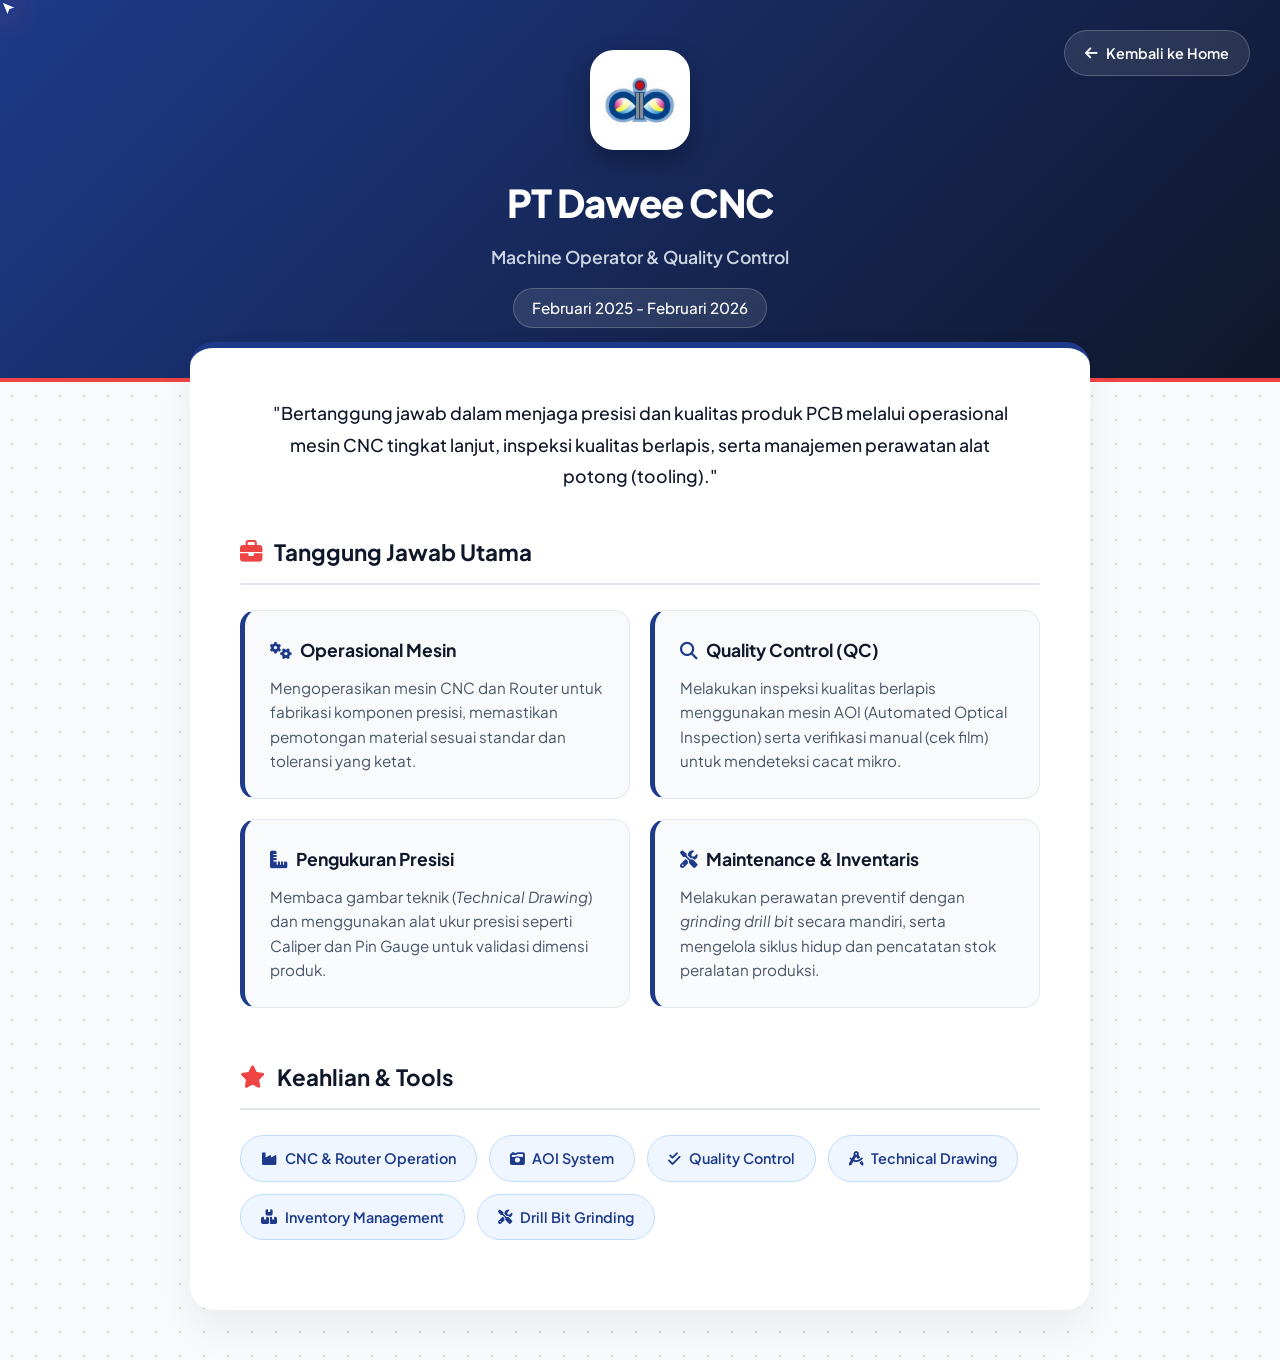
<file: pekerjaan/dawee.html>
<!DOCTYPE html>
<html lang="en">
<head>
    <meta charset="UTF-8">
    <meta name="viewport" content="width=device-width, initial-scale=1.0">
    <title>Pengalaman Kerja - PT Dawee CNC</title>
    <link rel="stylesheet" href="https://cdnjs.cloudflare.com/ajax/libs/font-awesome/6.4.0/css/all.min.css">
    <link href="https://fonts.googleapis.com/css2?family=Plus+Jakarta+Sans:wght@300;400;500;600;700;800&display=swap" rel="stylesheet">
    <link rel="icon" href="data:image/svg+xml,%3Csvg xmlns='http://www.w3.org/2000/svg' viewBox='0 0 100 100'%3E%3Crect width='100' height='100' rx='20' fill='%230f172a'/%3E%3Ctext x='50' y='55' font-family='monospace' font-size='32' font-weight='bold' fill='%2338bdf8' text-anchor='middle'%3EUPD%3C/text%3E%3Ccircle cx='50' cy='75' r='7' fill='%2338bdf8'%3E%3Canimate attributeName='opacity' values='1;0;1' dur='1s' repeatCount='indefinite' /%3E%3C/circle%3E%3C/svg%3E">
    <style>
        :root { --primary: #1e3a8a; --accent: #ef4444; --grey: #64748b; --dark: #0f172a; --text: #475569; --bg-color: #f8fafc; --card-bg: #ffffff; --border: #e2e8f0; }
        * { box-sizing: border-box; margin: 0; padding: 0; }
        body { font-family: 'Plus Jakarta Sans', 'Segoe UI', sans-serif; line-height: 1.7; color: var(--text); background-color: var(--bg-color); background-image: radial-gradient(#cbd5e1 1px, transparent 1px); background-size: 24px 24px; padding-bottom: 50px; cursor: default; }
        .header-banner { background: linear-gradient(135deg, #1e3a8a 0%, #0f172a 100%); padding: 50px 20px; text-align: center; color: white; position: relative; border-bottom: 4px solid var(--accent); }
        .header-content { max-width: 900px; margin: 0 auto; }
        .logo-container { width: 100px; height: 100px; background: white; border-radius: 24px; display: flex; align-items: center; justify-content: center; margin: 0 auto 20px; padding: 12px; box-shadow: 0 10px 25px rgba(0,0,0,0.3); border: 2px solid rgba(255,255,255,0.8); }
        .logo-container img { width: 100%; height: 100%; object-fit: contain; }
        .header-banner h1 { font-size: 2.4rem; font-weight: 800; margin-bottom: 8px; color: white; letter-spacing: -1px; }
        .header-banner .role { font-size: 1.1rem; font-weight: 600; color: #cbd5e1; margin-bottom: 15px; }
        .header-banner .date { font-size: 0.95rem; background: rgba(255,255,255,0.1); border: 1px solid rgba(255,255,255,0.2); display: inline-block; padding: 6px 18px; border-radius: 50px; font-weight: 500; }
        .back-btn-top { position: absolute; top: 30px; right: 30px; text-decoration: none; color: #ffffff; font-weight: 600; font-size: 0.9rem; background: rgba(255, 255, 255, 0.1); backdrop-filter: blur(10px); padding: 10px 20px; border-radius: 50px; transition: all 0.3s ease; border: 1px solid rgba(255,255,255,0.2); display: flex; align-items: center; gap: 8px; z-index: 10; }
        .back-btn-top:hover { background: #ffffff; color: var(--primary); transform: translateY(-3px); box-shadow: 0 8px 20px rgba(0,0,0,0.2); }
        .container { max-width: 900px; margin: -40px auto 0; background: var(--card-bg); padding: 50px; border-radius: 24px; box-shadow: 0 20px 40px rgba(0,0,0,0.06); position: relative; z-index: 10; border-top: 6px solid var(--primary); }
        .summary-text { font-size: 1.1rem; margin-bottom: 40px; text-align: center; color: var(--dark); font-weight: 500; padding: 0 20px; line-height: 1.8; }
        .section-title { font-size: 1.4rem; color: var(--dark); margin-bottom: 25px; display: flex; align-items: center; gap: 12px; border-bottom: 2px solid var(--border); padding-bottom: 12px; font-weight: 700; }
        .section-title i { color: var(--accent); }
        .responsibility-grid { display: grid; grid-template-columns: 1fr 1fr; gap: 20px; margin-bottom: 50px; }
        .resp-card { background: #f8fafc; padding: 25px; border-radius: 16px; border: 1px solid var(--border); border-left: 5px solid var(--primary); transition: 0.3s; }
        .resp-card:hover { background: #ffffff; transform: translateY(-5px); box-shadow: 0 10px 25px rgba(30,58,138,0.08); border-color: #bfdbfe; border-left-color: var(--primary); }
        .resp-card h4 { color: var(--dark); font-size: 1.1rem; margin-bottom: 10px; display: flex; align-items: center; gap: 8px; font-weight: 700; }
        .resp-card h4 i { color: var(--primary); font-size: 1.1rem; }
        .resp-card p { font-size: 0.95rem; line-height: 1.6; }
        .skills-wrapper { display: flex; flex-wrap: wrap; gap: 12px; margin-bottom: 20px; }
        .skill-tag { background: #eff6ff; color: var(--primary); padding: 10px 20px; border-radius: 50px; font-size: 0.9rem; font-weight: 600; display: flex; align-items: center; gap: 8px; transition: 0.3s; border: 1px solid #bfdbfe; }
        .skill-tag:hover { background: var(--primary); color: white; transform: translateY(-3px); box-shadow: 0 5px 15px rgba(30,58,138,0.2); }
        .skill-tag i { font-size: 0.9rem; }

        #custom-cursor { position: fixed; top: 0; left: 0; width: 24px; height: 24px; pointer-events: none; z-index: 99999; background-image: url('data:image/svg+xml;utf8,<svg xmlns="http://www.w3.org/2000/svg" width="32" height="32" viewBox="0 0 24 24" fill="white" stroke="%231e3a8a" stroke-width="2.5" stroke-linecap="round" stroke-linejoin="round"><path d="M3 3l7.07 16.97 2.51-7.39 7.39-2.51L3 3z"/></svg>'); background-size: cover; background-repeat: no-repeat; transform: translate(-10%, -10%); filter: drop-shadow(0px 0px 6px rgba(30, 58, 138, 0.9)) drop-shadow(0px 0px 12px rgba(239, 68, 68, 0.4)); display: none; }
        .trail-particle { position: fixed; width: 10px; height: 10px; border-radius: 50%; pointer-events: none; z-index: 99998; transform: translate(-50%, -50%); animation: fadeOutTrail 1s linear forwards; }
        @keyframes fadeOutTrail { 0% { opacity: 0.8; transform: translate(-50%, -50%) scale(1); } 100% { opacity: 0; transform: translate(-50%, -50%) scale(0); } }

        @media (max-width: 768px) { .container { padding: 30px 20px; margin: -30px 15px 0; border-radius: 20px; } .responsibility-grid { grid-template-columns: 1fr; } .header-banner h1 { font-size: 1.8rem; } .back-btn-top { position: relative; top: 0; right: 0; margin: 0 auto 20px; justify-content: center; width: fit-content; } }
    </style>
</head>
<body>
    <div id="custom-cursor"></div>
    <header class="header-banner">
        <a href="../index.html#experience" class="back-btn-top"><i class="fas fa-arrow-left"></i> Kembali ke Home</a>
        <div class="header-content">
            <div class="logo-container"><img src="../images/portfolios/dawee.jpg" alt="PT Dawee CNC Logo"></div>
            <h1>PT Dawee CNC</h1>
            <div class="role">Machine Operator & Quality Control</div>
            <div class="date">Februari 2025 - Februari 2026</div>
        </div>
    </header>
    <div class="container">
        <p class="summary-text">"Bertanggung jawab dalam menjaga presisi dan kualitas produk PCB melalui operasional mesin CNC tingkat lanjut, inspeksi kualitas berlapis, serta manajemen perawatan alat potong (tooling)."</p>
        <h2 class="section-title"><i class="fas fa-briefcase"></i> Tanggung Jawab Utama</h2>
        <div class="responsibility-grid">
            <div class="resp-card"><h4><i class="fas fa-cogs"></i> Operasional Mesin</h4><p>Mengoperasikan mesin CNC dan Router untuk fabrikasi komponen presisi, memastikan pemotongan material sesuai standar dan toleransi yang ketat.</p></div>
            <div class="resp-card"><h4><i class="fas fa-search"></i> Quality Control (QC)</h4><p>Melakukan inspeksi kualitas berlapis menggunakan mesin AOI (Automated Optical Inspection) serta verifikasi manual (cek film) untuk mendeteksi cacat mikro.</p></div>
            <div class="resp-card"><h4><i class="fas fa-ruler-combined"></i> Pengukuran Presisi</h4><p>Membaca gambar teknik (<i>Technical Drawing</i>) dan menggunakan alat ukur presisi seperti Caliper dan Pin Gauge untuk validasi dimensi produk.</p></div>
            <div class="resp-card"><h4><i class="fas fa-tools"></i> Maintenance & Inventaris</h4><p>Melakukan perawatan preventif dengan <i>grinding drill bit</i> secara mandiri, serta mengelola siklus hidup dan pencatatan stok peralatan produksi.</p></div>
        </div>
        <h2 class="section-title"><i class="fas fa-star"></i> Keahlian & Tools</h2>
        <div class="skills-wrapper">
            <span class="skill-tag"><i class="fas fa-industry"></i> CNC & Router Operation</span>
            <span class="skill-tag"><i class="fas fa-camera-retro"></i> AOI System</span>
            <span class="skill-tag"><i class="fas fa-check-double"></i> Quality Control</span>
            <span class="skill-tag"><i class="fas fa-drafting-compass"></i> Technical Drawing</span>
            <span class="skill-tag"><i class="fas fa-boxes"></i> Inventory Management</span>
            <span class="skill-tag"><i class="fas fa-tools"></i> Drill Bit Grinding</span>
        </div>
    </div>
    <script>
      document.addEventListener("DOMContentLoaded", function() {
        const customCursor = document.getElementById('custom-cursor');
        const isMouse = window.matchMedia("(pointer: fine)").matches;
        if (customCursor && isMouse) {
          document.body.style.cursor = 'none';
          const interactiveEls = document.querySelectorAll('a, button');
          interactiveEls.forEach(el => el.style.cursor = 'none');
          customCursor.style.display = 'block';
          let lastTrailTime = 0;
          document.addEventListener('mousemove', (e) => {
            requestAnimationFrame(() => {
              customCursor.style.left = e.clientX + 'px';
              customCursor.style.top = e.clientY + 'px';
            });
            const now = Date.now();
            if (now - lastTrailTime > 30) {
              createTrail(e.clientX, e.clientY, '#1e3a8a');
              lastTrailTime = now;
            }
          });
        }
        function createTrail(x, y, color) {
          const particle = document.createElement('div');
          particle.classList.add('trail-particle');
          particle.style.left = x + 'px';
          particle.style.top = y + 'px';
          particle.style.backgroundColor = color;
          particle.style.boxShadow = `0 0 10px ${color}`;
          document.body.appendChild(particle);
          setTimeout(() => { particle.remove(); }, 1000);
        }
      });
    </script>
</body>
</html>
</file>
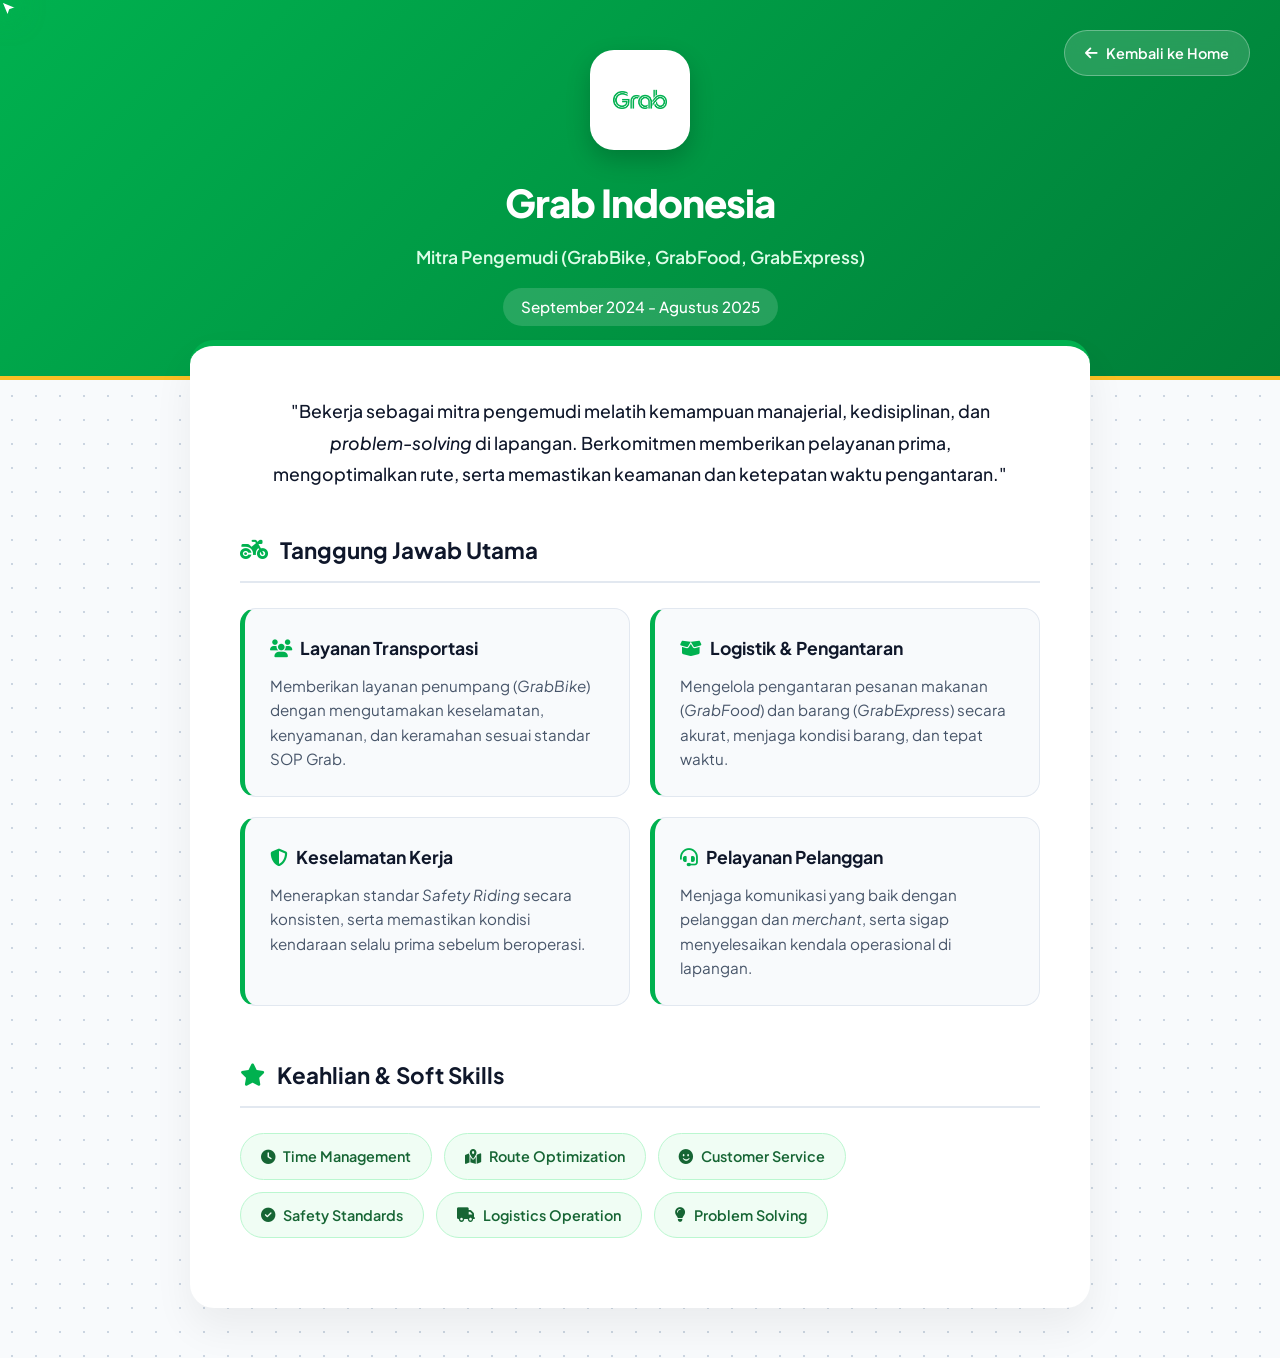
<file: pekerjaan/grab.html>
<!DOCTYPE html>
<html lang="en">
<head>
    <meta charset="UTF-8">
    <meta name="viewport" content="width=device-width, initial-scale=1.0">
    <title>Pengalaman Kerja - Grab Indonesia</title>
    <link rel="stylesheet" href="https://cdnjs.cloudflare.com/ajax/libs/font-awesome/6.4.0/css/all.min.css">
    <link href="https://fonts.googleapis.com/css2?family=Plus+Jakarta+Sans:wght@300;400;500;600;700;800&display=swap" rel="stylesheet">
    <link rel="icon" href="data:image/svg+xml,%3Csvg xmlns='http://www.w3.org/2000/svg' viewBox='0 0 100 100'%3E%3Crect width='100' height='100' rx='20' fill='%230f172a'/%3E%3Ctext x='50' y='55' font-family='monospace' font-size='32' font-weight='bold' fill='%2338bdf8' text-anchor='middle'%3EUPD%3C/text%3E%3Ccircle cx='50' cy='75' r='7' fill='%2338bdf8'%3E%3Canimate attributeName='opacity' values='1;0;1' dur='1s' repeatCount='indefinite' /%3E%3C/circle%3E%3C/svg%3E">
    <style>
        :root { --primary: #00b14f; --dark: #0f172a; --text: #475569; --bg-color: #f8fafc; --card-bg: #ffffff; --border: #e2e8f0; }
        * { box-sizing: border-box; margin: 0; padding: 0; }
        body { font-family: 'Plus Jakarta Sans', 'Segoe UI', sans-serif; line-height: 1.7; color: var(--text); background-color: var(--bg-color); background-image: radial-gradient(#cbd5e1 1px, transparent 1px); background-size: 24px 24px; padding-bottom: 50px; cursor: default; }
        .header-banner { background: linear-gradient(135deg, #00b14f 0%, #007e38 100%); padding: 50px 20px; text-align: center; color: white; position: relative; border-bottom: 4px solid #fbbf24; }
        .header-content { max-width: 900px; margin: 0 auto; }
        .logo-container { width: 100px; height: 100px; background: white; border-radius: 24px; display: flex; align-items: center; justify-content: center; margin: 0 auto 20px; padding: 12px; box-shadow: 0 10px 25px rgba(0,0,0,0.2); border: 2px solid rgba(255,255,255,0.8); }
        .logo-container img { width: 100%; height: 100%; object-fit: contain; }
        .header-banner h1 { font-size: 2.4rem; font-weight: 800; margin-bottom: 8px; color: white; letter-spacing: -1px; }
        .header-banner .role { font-size: 1.1rem; font-weight: 600; color: #dcfce7; margin-bottom: 15px; }
        .header-banner .date { font-size: 0.95rem; background: rgba(255,255,255,0.15); display: inline-block; padding: 6px 18px; border-radius: 50px; font-weight: 500; }
        .back-btn-top { position: absolute; top: 30px; right: 30px; text-decoration: none; color: #ffffff; font-weight: 600; font-size: 0.9rem; background: rgba(255, 255, 255, 0.15); backdrop-filter: blur(10px); padding: 10px 20px; border-radius: 50px; transition: all 0.3s ease; border: 1px solid rgba(255,255,255,0.3); display: flex; align-items: center; gap: 8px; z-index: 10; }
        .back-btn-top:hover { background: #ffffff; color: #007e38; transform: translateY(-3px); box-shadow: 0 8px 20px rgba(0,0,0,0.2); }
        .container { max-width: 900px; margin: -40px auto 0; background: var(--card-bg); padding: 50px; border-radius: 24px; box-shadow: 0 20px 40px rgba(0,0,0,0.06); position: relative; z-index: 10; border-top: 6px solid var(--primary); }
        .summary-text { font-size: 1.1rem; margin-bottom: 40px; text-align: center; color: var(--dark); font-weight: 500; padding: 0 20px; line-height: 1.8; }
        .section-title { font-size: 1.4rem; color: var(--dark); margin-bottom: 25px; display: flex; align-items: center; gap: 12px; border-bottom: 2px solid var(--border); padding-bottom: 12px; font-weight: 700; }
        .section-title i { color: var(--primary); }
        .responsibility-grid { display: grid; grid-template-columns: 1fr 1fr; gap: 20px; margin-bottom: 50px; }
        .resp-card { background: #f8fafc; padding: 25px; border-radius: 16px; border: 1px solid var(--border); border-left: 5px solid var(--primary); transition: 0.3s; }
        .resp-card:hover { background: #ffffff; transform: translateY(-5px); box-shadow: 0 10px 25px rgba(0,177,79,0.08); border-color: #bbf7d0; border-left-color: var(--primary); }
        .resp-card h4 { color: var(--dark); font-size: 1.1rem; margin-bottom: 10px; display: flex; align-items: center; gap: 8px; font-weight: 700; }
        .resp-card h4 i { color: var(--primary); font-size: 1.1rem; }
        .resp-card p { font-size: 0.95rem; line-height: 1.6; }
        .skills-wrapper { display: flex; flex-wrap: wrap; gap: 12px; margin-bottom: 20px; }
        .skill-tag { background: #f0fdf4; color: #166534; padding: 10px 20px; border-radius: 50px; font-size: 0.9rem; font-weight: 600; display: flex; align-items: center; gap: 8px; transition: 0.3s; border: 1px solid #bbf7d0; }
        .skill-tag:hover { background: var(--primary); color: white; transform: translateY(-3px); box-shadow: 0 5px 15px rgba(0,177,79,0.2); }
        .skill-tag i { font-size: 0.9rem; }

        #custom-cursor { position: fixed; top: 0; left: 0; width: 24px; height: 24px; pointer-events: none; z-index: 99999; background-image: url('data:image/svg+xml;utf8,<svg xmlns="http://www.w3.org/2000/svg" width="32" height="32" viewBox="0 0 24 24" fill="white" stroke="%2300b14f" stroke-width="2.5" stroke-linecap="round" stroke-linejoin="round"><path d="M3 3l7.07 16.97 2.51-7.39 7.39-2.51L3 3z"/></svg>'); background-size: cover; background-repeat: no-repeat; transform: translate(-10%, -10%); filter: drop-shadow(0px 0px 6px rgba(0, 177, 79, 0.9)) drop-shadow(0px 0px 12px rgba(0, 177, 79, 0.5)); display: none; }
        .trail-particle { position: fixed; width: 10px; height: 10px; border-radius: 50%; pointer-events: none; z-index: 99998; transform: translate(-50%, -50%); animation: fadeOutTrail 1s linear forwards; }
        @keyframes fadeOutTrail { 0% { opacity: 0.8; transform: translate(-50%, -50%) scale(1); } 100% { opacity: 0; transform: translate(-50%, -50%) scale(0); } }

        @media (max-width: 768px) { .container { padding: 30px 20px; margin: -30px 15px 0; border-radius: 20px; } .responsibility-grid { grid-template-columns: 1fr; } .header-banner h1 { font-size: 1.8rem; } .back-btn-top { position: relative; top: 0; right: 0; margin: 0 auto 20px; justify-content: center; width: fit-content; } }
    </style>
</head>
<body>
    <div id="custom-cursor"></div>
    <header class="header-banner">
        <a href="../index.html#experience" class="back-btn-top"><i class="fas fa-arrow-left"></i> Kembali ke Home</a>
        <div class="header-content">
            <div class="logo-container"><img src="../images/portfolios/grab.png" alt="Grab Indonesia Logo"></div>
            <h1>Grab Indonesia</h1>
            <div class="role">Mitra Pengemudi (GrabBike, GrabFood, GrabExpress)</div>
            <div class="date">September 2024 - Agustus 2025</div>
        </div>
    </header>
    <div class="container">
        <p class="summary-text">"Bekerja sebagai mitra pengemudi melatih kemampuan manajerial, kedisiplinan, dan <i>problem-solving</i> di lapangan. Berkomitmen memberikan pelayanan prima, mengoptimalkan rute, serta memastikan keamanan dan ketepatan waktu pengantaran."</p>
        <h2 class="section-title"><i class="fas fa-motorcycle"></i> Tanggung Jawab Utama</h2>
        <div class="responsibility-grid">
            <div class="resp-card"><h4><i class="fas fa-users"></i> Layanan Transportasi</h4><p>Memberikan layanan penumpang (<i>GrabBike</i>) dengan mengutamakan keselamatan, kenyamanan, dan keramahan sesuai standar SOP Grab.</p></div>
            <div class="resp-card"><h4><i class="fas fa-box-open"></i> Logistik & Pengantaran</h4><p>Mengelola pengantaran pesanan makanan (<i>GrabFood</i>) dan barang (<i>GrabExpress</i>) secara akurat, menjaga kondisi barang, dan tepat waktu.</p></div>
            <div class="resp-card"><h4><i class="fas fa-shield-alt"></i> Keselamatan Kerja</h4><p>Menerapkan standar <i>Safety Riding</i> secara konsisten, serta memastikan kondisi kendaraan selalu prima sebelum beroperasi.</p></div>
            <div class="resp-card"><h4><i class="fas fa-headset"></i> Pelayanan Pelanggan</h4><p>Menjaga komunikasi yang baik dengan pelanggan dan <i>merchant</i>, serta sigap menyelesaikan kendala operasional di lapangan.</p></div>
        </div>
        <h2 class="section-title"><i class="fas fa-star"></i> Keahlian & Soft Skills</h2>
        <div class="skills-wrapper">
            <span class="skill-tag"><i class="fas fa-clock"></i> Time Management</span>
            <span class="skill-tag"><i class="fas fa-map-marked-alt"></i> Route Optimization</span>
            <span class="skill-tag"><i class="fas fa-smile"></i> Customer Service</span>
            <span class="skill-tag"><i class="fas fa-check-circle"></i> Safety Standards</span>
            <span class="skill-tag"><i class="fas fa-truck"></i> Logistics Operation</span>
            <span class="skill-tag"><i class="fas fa-lightbulb"></i> Problem Solving</span>
        </div>
    </div>
    <script>
      document.addEventListener("DOMContentLoaded", function() {
        const customCursor = document.getElementById('custom-cursor');
        const isMouse = window.matchMedia("(pointer: fine)").matches;
        if (customCursor && isMouse) {
          document.body.style.cursor = 'none';
          const interactiveEls = document.querySelectorAll('a, button');
          interactiveEls.forEach(el => el.style.cursor = 'none');
          customCursor.style.display = 'block';
          let lastTrailTime = 0;
          document.addEventListener('mousemove', (e) => {
            requestAnimationFrame(() => {
              customCursor.style.left = e.clientX + 'px';
              customCursor.style.top = e.clientY + 'px';
            });
            const now = Date.now();
            if (now - lastTrailTime > 30) {
              createTrail(e.clientX, e.clientY, '#00b14f');
              lastTrailTime = now;
            }
          });
        }
        function createTrail(x, y, color) {
          const particle = document.createElement('div');
          particle.classList.add('trail-particle');
          particle.style.left = x + 'px';
          particle.style.top = y + 'px';
          particle.style.backgroundColor = color;
          particle.style.boxShadow = `0 0 10px ${color}`;
          document.body.appendChild(particle);
          setTimeout(() => { particle.remove(); }, 1000);
        }
      });
    </script>
</body>
</html>
</file>
<file: style.css>
@import url("https://fonts.googleapis.com/css2?family=Plus+Jakarta+Sans:wght@300;400;500;600;700;800&display=swap");

:root {
  --primaryTextColor: #0f172a;
  --secondaryTextColor: #475569;
  --borderColor: #e2e8f0;
  --lineColor: #cbd5e1;
  --primaryBackgroundColor: #ffffff;
  --secondaryBackgroundColor: #f8fafc;
  --thirdBackgroundColor: #f1f5f9;
  --primaryIconColor: #6366f1;
  --primaryIconColorHover: #4f46e5;
  --sectionPadding: 6rem 0;
  --itemBorderRadius: 1rem;
}

* { margin: 0; padding: 0; box-sizing: border-box; scroll-behavior: smooth; }
body { font-family: "Plus Jakarta Sans", sans-serif; cursor: default; background-color: #fcfcfd; }
h1, h2, h3, h4, h5, h6, strong { color: var(--primaryTextColor); letter-spacing: -0.02em; }
p { font-size: 1rem; line-height: 1.8rem; color: var(--secondaryTextColor); }
a { text-decoration: none; }
.main-container { width: 1200px; margin: 0 auto; }

@media screen and (max-width: 1200px) { .main-container { width: 90%; } }

.btn-primary { background-color: var(--primaryIconColor); color: white; padding: 0.9rem 1.8rem; border-radius: 50px; transition: all 0.3s ease; font-weight: 600; display: inline-block; border: 2px solid transparent; }
.btn-primary:hover { background-color: var(--primaryIconColorHover); transform: translateY(-3px); box-shadow: 0 8px 20px rgba(99, 102, 241, 0.3); }
.btn-outline { background-color: transparent; color: var(--primaryIconColor); border: 2px solid var(--primaryIconColor); }
.btn-outline:hover { background-color: var(--primaryIconColor); color: white; }
.section-title { margin: 1rem 0 4rem; font-size: 2.2rem; font-weight: 700; }
.pre-title { text-transform: uppercase; letter-spacing: 0.2rem; color: var(--primaryIconColor); position: relative; padding-left: 40px; width: fit-content; font-weight: 700; font-size: 0.85rem; }
.pre-title::before { content: ""; width: 25px; height: 2px; background: var(--primaryIconColor); position: absolute; display: block; left: 0; top: 50%; border-radius: 2px; }

.nav { display: flex; justify-content: space-between; padding: 2rem 0; align-items: center; }
nav ul { list-style: none; display: flex; gap: 2.5rem; align-items: center;}
.logo { display: flex; align-items: center; font-weight: 800; font-size: 1.8rem; letter-spacing: -1px; }
.logo a { color: var(--primaryTextColor); }
nav ul li a { color: var(--secondaryTextColor); font-weight: 500; transition: 0.3s; font-size: 0.95rem;}
nav ul li a:hover { color: var(--primaryIconColor); }
.burger div { width: 25px; height: 2px; background-color: var(--primaryTextColor); margin: 6px; transition: all 0.3s; z-index: 99; border-radius: 2px;}
.burger { display: none; z-index: 99; position: fixed; top: 33px; right: 35px; }

#hero { min-height: 85vh; display: flex; align-items: center; justify-content: space-between; gap: 60px; padding: 4rem 0; }
.hero-left { flex: 1.2; }
.hero-name { font-size: 3.8rem; font-weight: 800; margin: 0.5rem 0 1.5rem 0; line-height: 1.1; letter-spacing: -1.5px; }
.hero-name span { color: var(--primaryIconColor); }
.hero-right { flex: 1; display: flex; justify-content: flex-end; position: relative; }
.hero-right::before { content: ''; position: absolute; width: 400px; height: 400px; background: radial-gradient(circle, rgba(99,102,241,0.15) 0%, rgba(255,255,255,0) 70%); top: -20px; right: -20px; z-index: -1; border-radius: 50%; }
.profile-img { width: 380px; height: 460px; object-fit: cover; object-position: top; border-radius: 24px; border: 6px solid #ffffff; box-shadow: 0 20px 40px rgba(0, 0, 0, 0.08); transition: all 0.4s ease; }
.profile-img:hover { transform: translateY(-8px) scale(1.02); box-shadow: 0 25px 50px rgba(0, 0, 0, 0.12); }
.hero-buttons { margin-top: 40px; display: flex; gap: 15px; }

#portfolios, #experience { padding: var(--sectionPadding); }
.grid-2-company { display: grid; grid-template-columns: repeat(auto-fit, minmax(350px, 1fr)); gap: 30px; margin-top: 50px; }
.projects-grid { grid-template-columns: repeat(auto-fit, minmax(400px, 1fr)); max-width: 100%; margin: 50px auto 0 auto; }

.company-card { text-decoration: none; display: flex; flex-direction: column; align-items: center; background: #fff; padding: 40px 30px; border-radius: 20px; box-shadow: 0 4px 20px rgba(0,0,0,0.03); text-align: center; transition: all 0.4s ease; border: 1px solid var(--borderColor); height: 100%; min-height: 380px; }
.company-logo-wrapper { width: 120px; height: 120px; margin: 0 auto 25px; background: var(--secondaryBackgroundColor); border-radius: 24px; display: flex; align-items: center; justify-content: center; padding: 20px; transition: all 0.4s ease; border: 1px solid var(--borderColor); flex-shrink: 0; }
.company-logo { width: 100%; height: 100%; object-fit: contain; transition: all 0.4s ease; }
.company-info { display: flex; flex-direction: column; flex-grow: 1; width: 100%; }
.company-info h4 { font-size: 1.5rem; margin-bottom: 0.5rem; color: var(--primaryTextColor); font-weight: 700;}
.company-info p { font-size: 1rem; color: var(--secondaryTextColor); margin-bottom: 25px; }
.view-detail-label { display: inline-flex; align-items: center; justify-content: center; gap: 8px; margin-top: auto; font-weight: 700; font-size: 0.95rem; transition: all 0.3s ease; }
.view-detail-label i { transition: transform 0.3s ease; }
.company-card:hover .view-detail-label i { transform: translateX(5px); }

.dawee-card .view-detail-label { color: #1e3a8a; }
.dawee-card:hover { transform: translateY(-8px); border-color: #1e3a8a; box-shadow: 0 20px 40px rgba(30, 58, 138, 0.15); }
.dawee-card:hover .company-logo-wrapper { background: #eff6ff; border-color: #bfdbfe;}
.grab-card .view-detail-label { color: #00b14f; }
.grab-card:hover { transform: translateY(-8px); border-color: #00b14f; box-shadow: 0 20px 40px rgba(0, 177, 79, 0.15); }
.grab-card:hover .company-logo-wrapper { background: #f0fdf4; border-color: #bbf7d0; }

.project-card { text-align: left !important; padding: 0 !important; overflow: hidden; display: flex; flex-direction: column; border-radius: 20px; background: #fff;}
.project-img-container { padding: 40px 40px 0 40px; position: relative; overflow: hidden; display: flex; justify-content: center; align-items: flex-end; height: 280px; width: 100%; }
.project-img-container img { width: 100%; height: 240px; object-fit: cover; object-position: center 15%; border-radius: 12px 12px 0 0; border: 4px solid #ffffff; border-bottom: none; box-shadow: 0 -5px 25px rgba(0,0,0,0.1); transition: transform 0.5s cubic-bezier(0.175, 0.885, 0.32, 1.275); position: relative; z-index: 1; display: block; }
.project-card:hover .project-img-container img { transform: translateY(-8px); }
.project-content { padding: 30px; background: #fff; flex: 1; display: flex; flex-direction: column; }
.project-header { display: flex; align-items: center; gap: 15px; margin-bottom: 15px; }
.project-logo { width: 50px; height: 50px; border-radius: 12px; object-fit: contain; background: white; padding: 4px; box-shadow: 0 4px 10px rgba(0,0,0,0.08); }
.project-title { font-size: 1.4rem; color: var(--primaryTextColor); margin: 0; font-weight: 700;}
.project-desc { font-size: 0.95rem; margin-bottom: 20px; line-height: 1.6; color: var(--secondaryTextColor); flex: 1; }
.project-tags { display: flex; flex-wrap: wrap; gap: 10px; margin-bottom: 20px; }
.project-tags .tag { padding: 6px 16px; font-size: 0.8rem; border-radius: 50px; font-weight: 600; color: white; }

.main-footer { background-color: #ffffff; padding: 80px 0 0 0; text-align: center; border-top: 1px solid var(--borderColor); }
.footer-content { display: flex; flex-direction: column; align-items: center; gap: 15px; margin-bottom: 60px; }
.footer-content h2 { color: var(--primaryTextColor); font-size: 2.2rem; font-weight: 800; letter-spacing: -1px;}
.footer-content p { color: var(--secondaryTextColor); max-width: 600px; font-size: 1.05rem; margin-bottom: 20px; }
.contact-links { display: flex; gap: 20px; justify-content: center; }
.contact-btn { display: flex; align-items: center; justify-content: center; width: 55px; height: 55px; border-radius: 16px; font-size: 1.5rem; color: var(--secondaryTextColor); background-color: var(--secondaryBackgroundColor); border: 1px solid var(--borderColor); transition: all 0.4s cubic-bezier(0.175, 0.885, 0.32, 1.275); }
.instagram:hover { background: linear-gradient(45deg, #f09433 0%, #e6683c 25%, #dc2743 50%, #cc2366 75%, #bc1888 100%); color: #ffffff; border-color: transparent; transform: translateY(-8px) scale(1.05); box-shadow: 0 15px 25px rgba(220, 39, 67, 0.3); }
.whatsapp:hover { background: #25D366; color: #ffffff; border-color: transparent; transform: translateY(-8px) scale(1.05); box-shadow: 0 15px 25px rgba(37, 211, 102, 0.3); }
.email:hover { background: #EA4335; color: #ffffff; border-color: transparent; transform: translateY(-8px) scale(1.05); box-shadow: 0 15px 25px rgba(234, 67, 53, 0.3); }
.footer-bottom { background-color: var(--secondaryBackgroundColor); padding: 25px; color: var(--secondaryTextColor); font-size: 0.9rem; border-top: 1px solid var(--borderColor); font-weight: 500;}

#custom-cursor { position: fixed; top: 0; left: 0; width: 24px; height: 24px; pointer-events: none; z-index: 99999; background-image: url('data:image/svg+xml;utf8,<svg xmlns="http://www.w3.org/2000/svg" width="32" height="32" viewBox="0 0 24 24" fill="white" stroke="%237e74f1" stroke-width="2.5" stroke-linecap="round" stroke-linejoin="round"><path d="M3 3l7.07 16.97 2.51-7.39 7.39-2.51L3 3z"/></svg>'); background-size: cover; background-repeat: no-repeat; transform: translate(-10%, -10%); filter: drop-shadow(0px 0px 6px rgba(126, 116, 241, 0.9)) drop-shadow(0px 0px 12px rgba(126, 116, 241, 0.5)); display: none; }
.trail-particle { position: fixed; width: 10px; height: 10px; border-radius: 50%; pointer-events: none; z-index: 99998; transform: translate(-50%, -50%); animation: fadeOutTrail 1s linear forwards; }
@keyframes fadeOutTrail { 0% { opacity: 0.8; transform: translate(-50%, -50%) scale(1); } 100% { opacity: 0; transform: translate(-50%, -50%) scale(0); } }

.modal { display: none; position: fixed; z-index: 100000; left: 0; top: 0; width: 100%; height: 100%; background-color: rgba(15, 23, 42, 0.9); backdrop-filter: blur(8px); cursor: zoom-out; }
.modal-content { margin: auto; display: block; max-width: 90%; max-height: 85vh; margin-top: 5vh; border-radius: 16px; box-shadow: 0 25px 50px rgba(0,0,0,0.5); animation: zoomIn 0.3s ease; object-fit: contain; }
@keyframes zoomIn { from {transform: scale(0.9); opacity: 0;} to {transform: scale(1); opacity: 1;} }
.close-modal { position: absolute; top: 20px; right: 40px; color: #ffffff; font-size: 45px; font-weight: 300; transition: 0.3s; z-index: 100001; cursor: pointer;}
.close-modal:hover { color: #ef4444; transform: scale(1.1) rotate(90deg); }

@media (max-width: 768px) { .contact-btn { width: 50px; height: 50px; font-size: 1.3rem; border-radius: 12px; } }
</file>
<file: responsive.css>
@media screen and (max-width: 1000px) {
  p { font-size: 0.95rem; line-height: 1.7; }
  .grid-2-company { gap: 20px; }
}

@media screen and (max-width: 825px) {
  .burger { display: block; cursor: pointer; }
  .toggle-burger .line-1 { transform: rotate(-45deg) translate(-5px, 6px); }
  .toggle-burger .line-2 { opacity: 0; }
  .toggle-burger .line-3 { transform: rotate(45deg) translate(-5px, -6px); }

  nav { position: fixed; width: 70%; right: 0; top: 0; height: 100vh; flex-direction: column; background: rgba(255, 255, 255, 0.98); backdrop-filter: blur(10px); border-left: 1px solid var(--borderColor); z-index: 9; transform: translateX(100%); transition: 0.3s cubic-bezier(0.175, 0.885, 0.32, 1.275); box-shadow: -10px 0 30px rgba(0,0,0,0.05); }
  nav ul { height: 100vh; align-items: center; flex-direction: column; justify-content: center; gap: 2rem; }
  .nav-active { transform: translateX(0); }

  :root { --sectionPadding: 4rem 0; }

  .section-title { font-size: 1.8rem; margin: 0.5rem 0 2.5rem; }
  .pre-title { font-size: 0.8rem; }

  #hero { flex-direction: column-reverse; text-align: center; gap: 40px; padding-top: 3rem; }
  .hero-right { justify-content: center; }
  .hero-right::before { width: 300px; height: 300px; right: 50%; transform: translateX(50%); }
  .profile-img { width: 280px; height: 340px; border-radius: 20px; }
  .hero-name { font-size: 2.8rem; margin-bottom: 1rem; }
  .hero-buttons { justify-content: center; flex-wrap: wrap; }
  .hero-left { padding-bottom: 2rem; }
  .pre-title { margin: 0 auto; }

  footer { padding: 2rem 0; }
}

@media screen and (max-width: 640px) {
  .section-title { font-size: 1.5rem; }
  .pre-title { font-size: 0.75rem; }
  .hero-name { font-size: 2.2rem; }
  .btn-primary { width: 100%; text-align: center; }
  .hero-buttons { flex-direction: column; width: 100%; }
}
</file>
